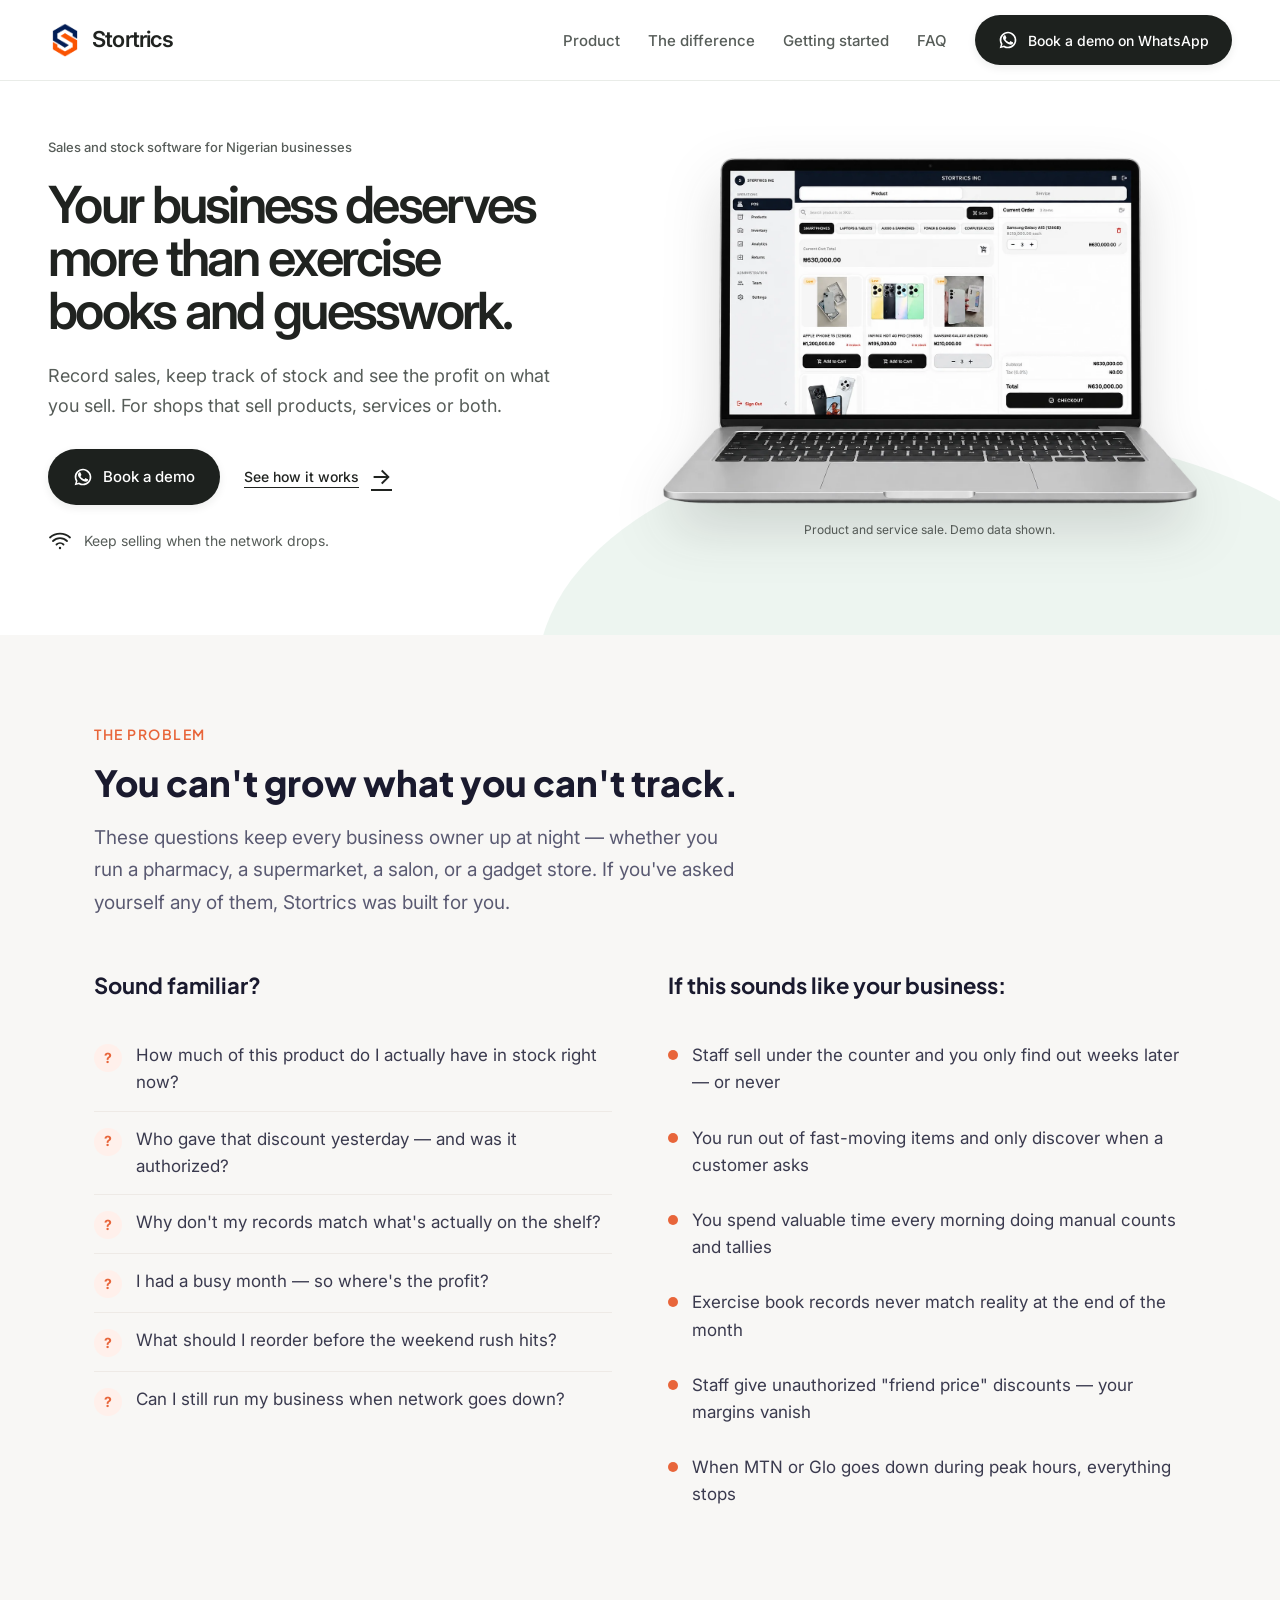
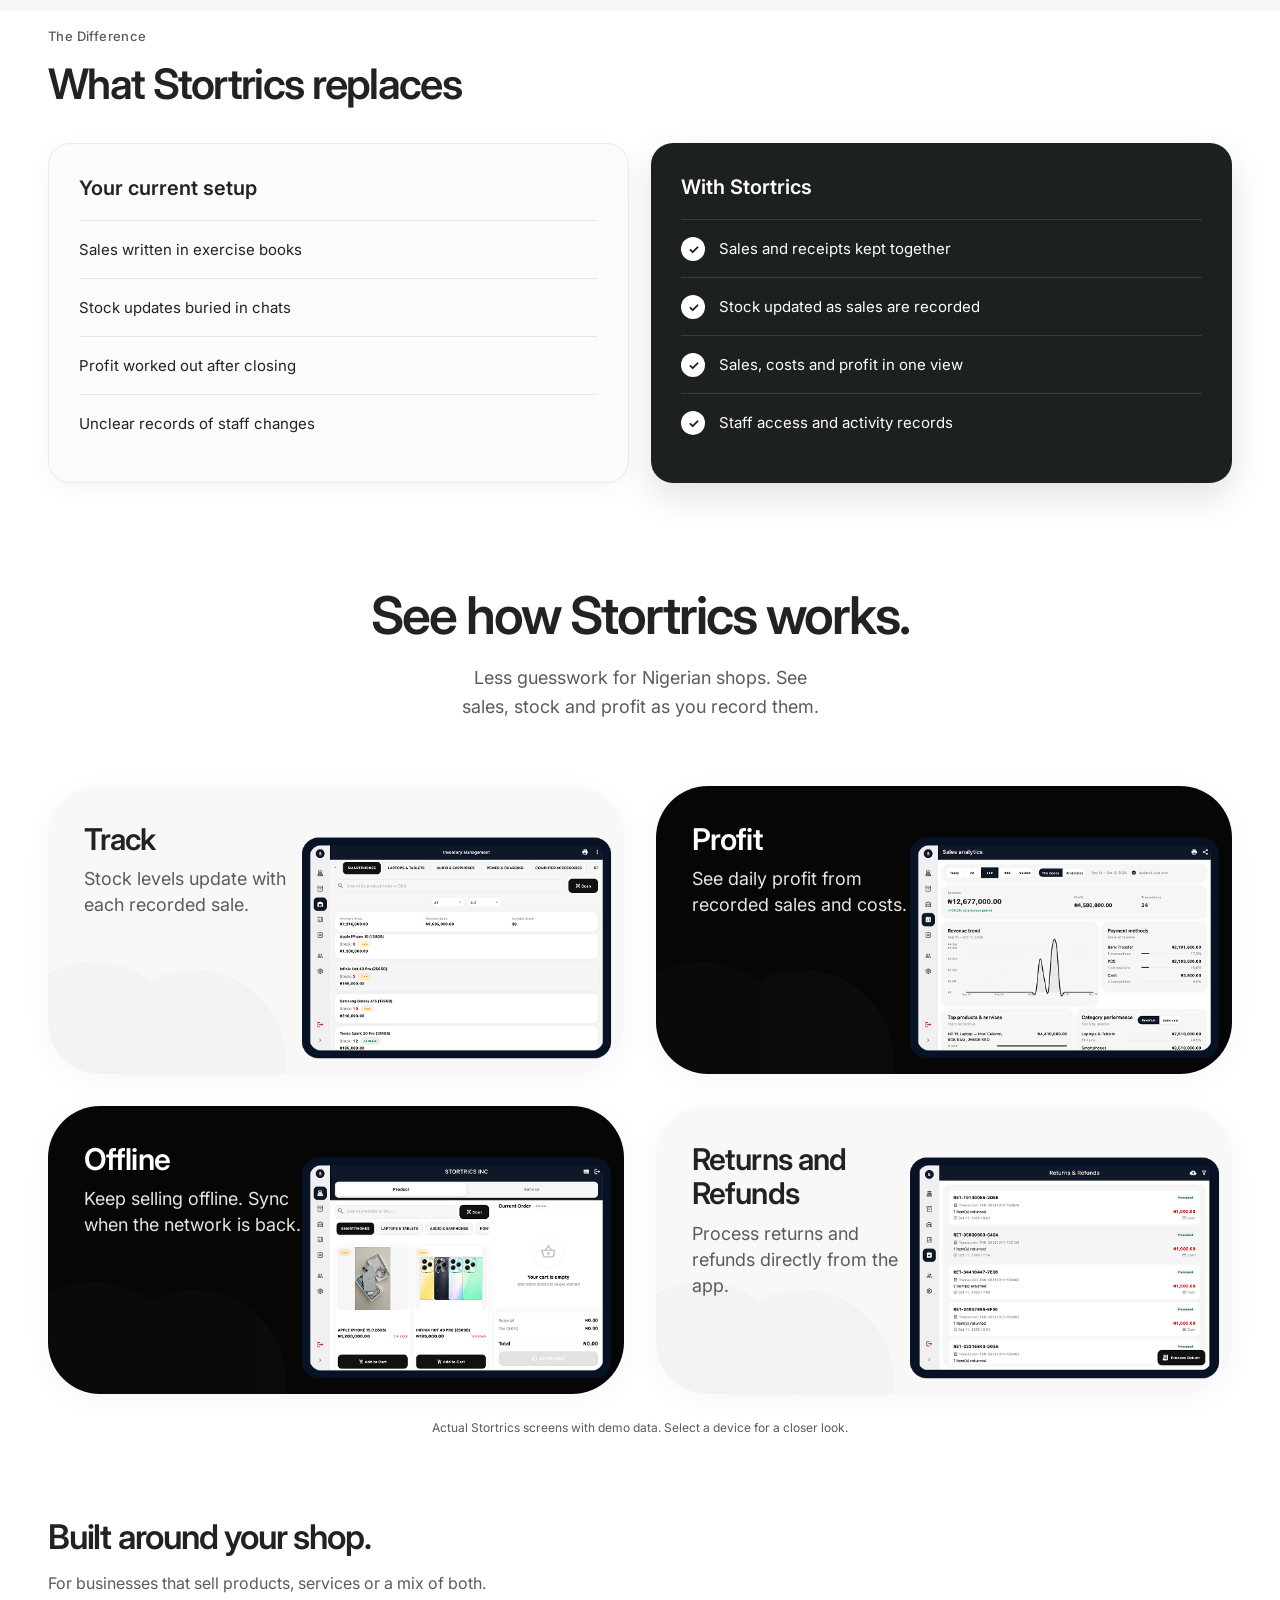
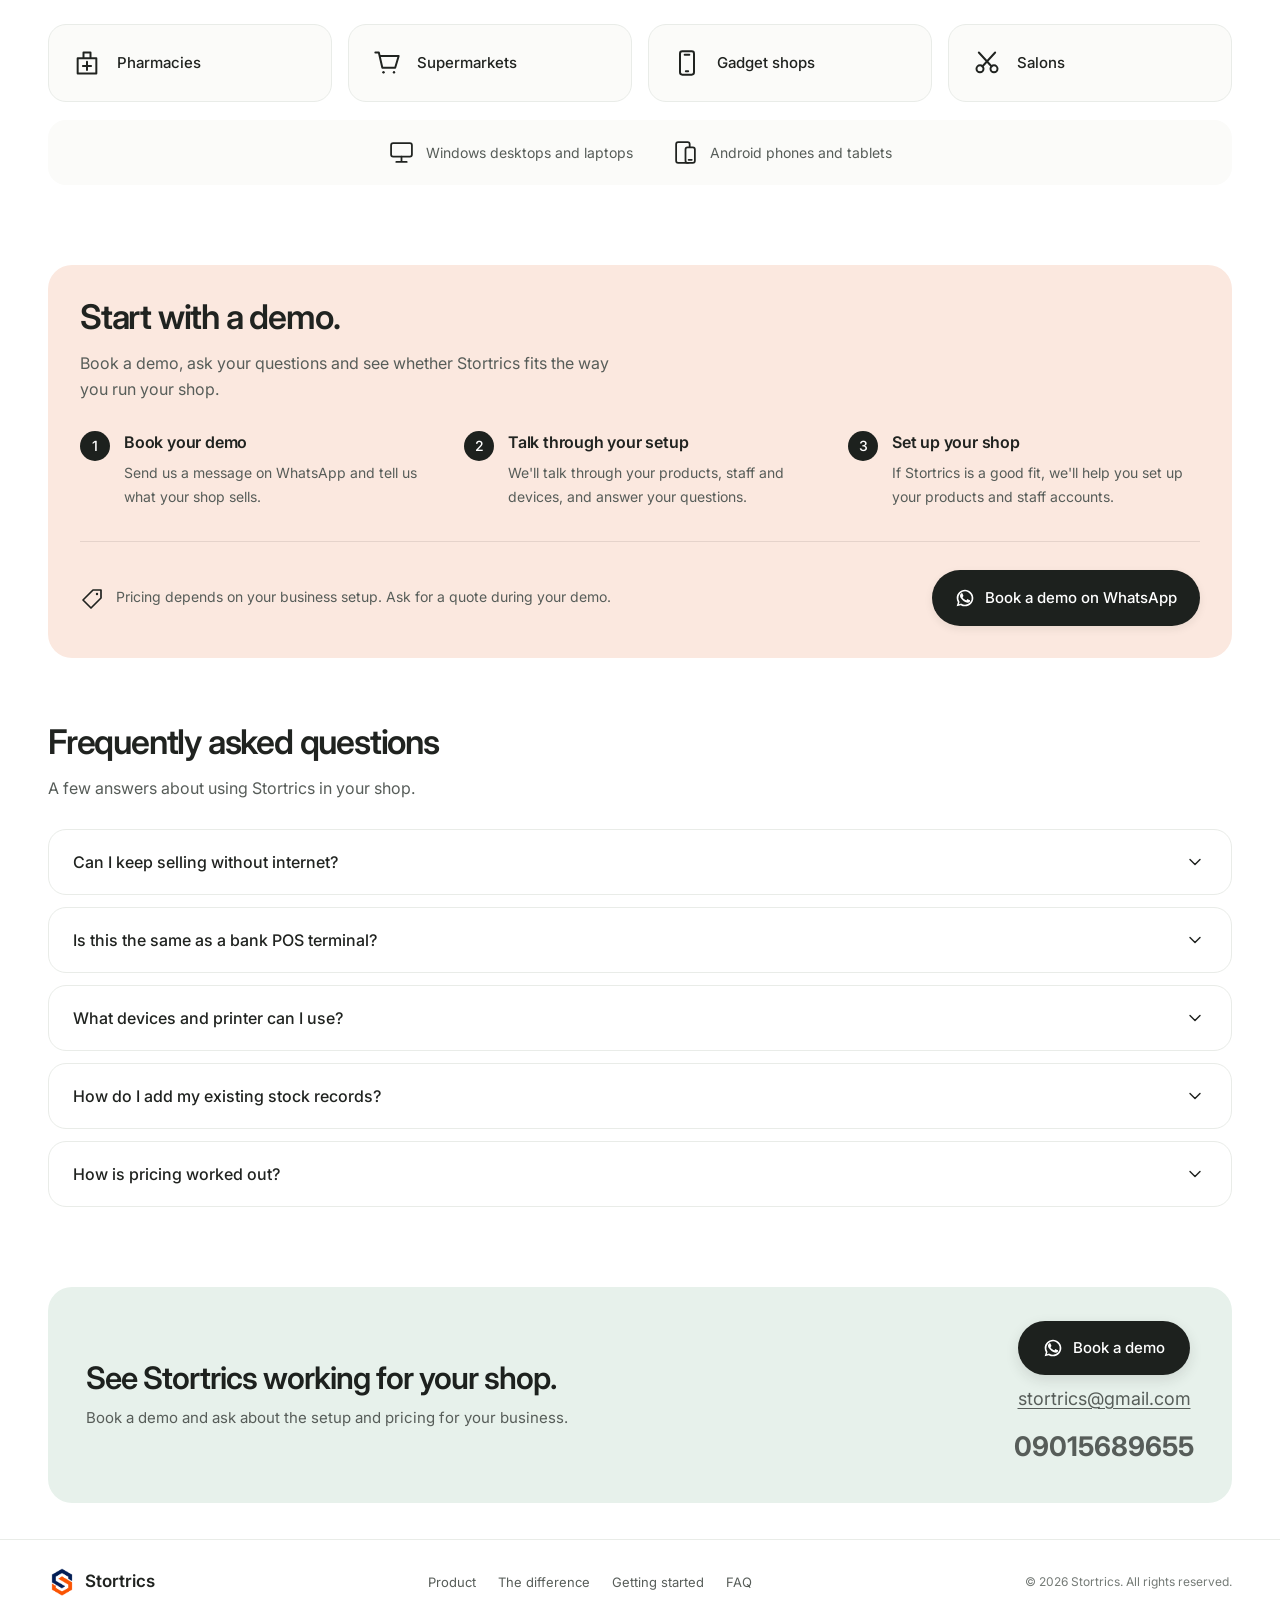
<file: index.html>
<!DOCTYPE html>
<html lang="en">

<head>
  <meta charset="UTF-8">
  <meta name="viewport" content="width=device-width, initial-scale=1.0">
  <title>Stortrics | Sales and stock software for Nigerian shops</title>
  <meta name="description"
    content="Record product and service sales, keep track of stock and review profit using your recorded costs. Stortrics is sales and stock software for Nigerian shops.">
  <link rel="preconnect" href="https://fonts.googleapis.com">
  <link rel="preconnect" href="https://fonts.gstatic.com" crossorigin>
  <link
    href="https://fonts.googleapis.com/css2?family=Plus+Jakarta+Sans:wght@500;600;700;800&family=Inter:wght@400;500;600&display=swap"
    rel="stylesheet">
  <link rel="stylesheet" href="style.css?v=20261017-1">
</head>

<body>
  <!-- First review checkpoint: header, hero and core benefits. -->
  <nav class="navbar navbar--modern" id="navbar" aria-label="Main navigation">
    <div class="container nav-inner">
      <a href="#hero" class="nav-brand" id="nav-brand" aria-label="Stortrics home">
        <img src="images/stortrics-logo.png" alt="" width="34" height="34" class="nav-brand-icon">
        <span class="nav-brand-name">Stortrics</span>
      </a>
      <button class="nav-toggle" id="nav-toggle" type="button" aria-label="Open navigation"
        aria-controls="nav-links" aria-expanded="false">
        <span></span><span></span><span></span>
      </button>
      <ul class="nav-links" id="nav-links">
        <li><a href="#features">Product</a></li>
        <li><a href="#compare">The difference</a></li>
        <li><a href="#how-it-works">Getting started</a></li>
        <li><a href="#faq">FAQ</a></li>
        <li><a href="https://wa.me/2349015689655?text=Hi%2C%20I%27d%20like%20to%20book%20a%20demo%20of%20Stortrics." target="_blank" rel="noopener" class="nav-cta">
          <svg width="20" height="20" viewBox="0 0 24 24" fill="none" aria-hidden="true">
                <path
                  d="M17.472 14.382c-.297-.149-1.758-.867-2.03-.967-.273-.099-.471-.148-.67.15-.197.297-.767.966-.94 1.164-.173.199-.347.223-.644.075-.297-.15-1.255-.463-2.39-1.475-.883-.788-1.48-1.761-1.653-2.059-.173-.297-.018-.458.13-.606.134-.133.298-.347.446-.52.149-.174.198-.298.298-.497.099-.198.05-.371-.025-.52-.075-.149-.669-1.612-.916-2.207-.242-.579-.487-.5-.669-.51-.173-.008-.371-.01-.57-.01-.198 0-.52.074-.792.372-.272.297-1.04 1.016-1.04 2.479 0 1.462 1.065 2.875 1.213 3.074.149.198 2.096 3.2 5.077 4.487.709.306 1.262.489 1.694.625.712.227 1.36.195 1.871.118.571-.085 1.758-.719 2.006-1.413.248-.694.248-1.289.173-1.413-.074-.124-.272-.198-.57-.347z"
                  fill="currentColor" />
                <path
                  d="M12 2C6.477 2 2 6.477 2 12c0 1.89.525 3.66 1.438 5.168L2 22l4.832-1.438A9.955 9.955 0 0012 22c5.523 0 10-4.477 10-10S17.523 2 12 2zm0 18a8 8 0 01-4.243-1.213l-.257-.154-2.833.84.84-2.833-.154-.257A8 8 0 1112 20z"
                  fill="currentColor" />
              </svg> Book a demo on WhatsApp
        </a></li>
      </ul>
    </div>
  </nav>

  <header class="hero hero--modern" id="hero">
    <div class="container">
      <div class="hero-grid">
        <div class="hero-content">
          <p class="hero-eyebrow">Sales and stock software for Nigerian businesses</p>
          <h1>Your business deserves more than exercise books and guesswork.</h1>
          <p class="hero-desc">Record sales, keep track of stock and see the profit on what you sell. For shops that sell products, services or both.</p>
          <div class="hero-actions">
            <a href="https://wa.me/2349015689655?text=Hi%2C%20I%27d%20like%20to%20book%20a%20demo%20of%20Stortrics." target="_blank" rel="noopener" class="hero-demo">
              <svg width="20" height="20" viewBox="0 0 24 24" fill="none" aria-hidden="true">
                <path
                  d="M17.472 14.382c-.297-.149-1.758-.867-2.03-.967-.273-.099-.471-.148-.67.15-.197.297-.767.966-.94 1.164-.173.199-.347.223-.644.075-.297-.15-1.255-.463-2.39-1.475-.883-.788-1.48-1.761-1.653-2.059-.173-.297-.018-.458.13-.606.134-.133.298-.347.446-.52.149-.174.198-.298.298-.497.099-.198.05-.371-.025-.52-.075-.149-.669-1.612-.916-2.207-.242-.579-.487-.5-.669-.51-.173-.008-.371-.01-.57-.01-.198 0-.52.074-.792.372-.272.297-1.04 1.016-1.04 2.479 0 1.462 1.065 2.875 1.213 3.074.149.198 2.096 3.2 5.077 4.487.709.306 1.262.489 1.694.625.712.227 1.36.195 1.871.118.571-.085 1.758-.719 2.006-1.413.248-.694.248-1.289.173-1.413-.074-.124-.272-.198-.57-.347z"
                  fill="currentColor" />
                <path
                  d="M12 2C6.477 2 2 6.477 2 12c0 1.89.525 3.66 1.438 5.168L2 22l4.832-1.438A9.955 9.955 0 0012 22c5.523 0 10-4.477 10-10S17.523 2 12 2zm0 18a8 8 0 01-4.243-1.213l-.257-.154-2.833.84.84-2.833-.154-.257A8 8 0 1112 20z"
                  fill="currentColor" />
              </svg> Book a demo
            </a>
            <a href="#features" class="hero-tour">See how it works <span aria-hidden="true">→</span></a>
          </div>
          <p class="hero-offline"><svg width="24" height="24" viewBox="0 0 24 24" fill="none" aria-hidden="true"><path d="M2 8.5a15 15 0 0 1 20 0M5 12a10 10 0 0 1 14 0M8.5 15.5a5 5 0 0 1 7 0" stroke="currentColor" stroke-width="1.8" stroke-linecap="round"/><circle cx="12" cy="19" r="1.2" fill="currentColor"/></svg><span>Keep selling when the network drops.</span></p>
        </div>
        <figure class="hero-preview hero-device-stage">
          <img class="hero-laptop-composite" src="images/hero-checkout-laptop.webp" width="1588" height="991"
            alt="Stortrics checkout displayed on a laptop with products and a current order"
            fetchpriority="high" decoding="async">
          <figcaption>Product and service sale. Demo data shown.</figcaption>
        </figure>
      </div>
    </div>
  </header>

  <section class="problems-section" id="problems">
    <div class="container">
      <div class="section-label reveal">The Problem</div>
      <h2 class="section-title reveal">You can't grow what you can't track.</h2>
      <p class="section-subtitle reveal">
        These questions keep every business owner up at night — whether you run a pharmacy, a supermarket, a salon, or a
        gadget store. If you've asked yourself any of them, Stortrics was built for you.
      </p>

      <div class="problems-grid">
        <div class="problems-questions reveal">
          <h3>Sound familiar?</h3>
          <div class="problem-question">
            <span class="pq-icon">?</span>
            <span>How much of this product do I actually have in stock right now?</span>
          </div>
          <div class="problem-question">
            <span class="pq-icon">?</span>
            <span>Who gave that discount yesterday — and was it authorized?</span>
          </div>
          <div class="problem-question">
            <span class="pq-icon">?</span>
            <span>Why don't my records match what's actually on the shelf?</span>
          </div>
          <div class="problem-question">
            <span class="pq-icon">?</span>
            <span>I had a busy month — so where's the profit?</span>
          </div>
          <div class="problem-question">
            <span class="pq-icon">?</span>
            <span>What should I reorder before the weekend rush hits?</span>
          </div>
          <div class="problem-question">
            <span class="pq-icon">?</span>
            <span>Can I still run my business when network goes down?</span>
          </div>
        </div>

        <div class="familiar-list reveal">
          <h3>If this sounds like your business:</h3>
          <div class="familiar-item">
            <span class="familiar-dot"></span>
            <span>Staff sell under the counter and you only find out weeks later — or never</span>
          </div>
          <div class="familiar-item">
            <span class="familiar-dot"></span>
            <span>You run out of fast-moving items and only discover when a customer asks</span>
          </div>
          <div class="familiar-item">
            <span class="familiar-dot"></span>
            <span>You spend valuable time every morning doing manual counts and tallies</span>
          </div>
          <div class="familiar-item">
            <span class="familiar-dot"></span>
            <span>Exercise book records never match reality at the end of the month</span>
          </div>
          <div class="familiar-item">
            <span class="familiar-dot"></span>
            <span>Staff give unauthorized "friend price" discounts — your margins vanish</span>
          </div>
          <div class="familiar-item">
            <span class="familiar-dot"></span>
            <span>When MTN or Glo goes down during peak hours, everything stops</span>
          </div>
        </div>
      </div>
    </div>
  </section>

  <section class="difference-section" id="compare" aria-labelledby="difference-title">
    <div class="container">
      <div class="difference-heading">
        <p class="context-kicker">The Difference</p>
        <h2 id="difference-title">What Stortrics replaces</h2>
      </div>
      <div class="difference-grid">
        <article class="difference-card difference-card--before">
          <h3>Your current setup</h3>
          <ul>
            <li>Sales written in exercise books</li>
            <li>Stock updates buried in chats</li>
            <li>Profit worked out after closing</li>
            <li>Unclear records of staff changes</li>
          </ul>
        </article>
        <article class="difference-card difference-card--after">
          <h3>With Stortrics</h3>
          <ul>
            <li><span aria-hidden="true">✓</span> Sales and receipts kept together</li>
            <li><span aria-hidden="true">✓</span> Stock updated as sales are recorded</li>
            <li><span aria-hidden="true">✓</span> Sales, costs and profit in one view</li>
            <li><span aria-hidden="true">✓</span> Staff access and activity records</li>
          </ul>
        </article>
      </div>
    </div>
  </section>

  <section class="walkthrough-section reference-showcase" id="features" aria-labelledby="walkthrough-title">
    <div class="container">
      <div class="reference-showcase-heading">
        <h2 id="walkthrough-title">See how Stortrics works.</h2>
        <p>Less guesswork for Nigerian shops. See sales, stock and profit as you record them.</p>
      </div>
      <div class="reference-feature-grid">
        <article class="reference-feature-card reference-feature-card--wide-media">
          <div class="reference-feature-copy">
            <h3>Track</h3>
            <p>Stock levels update with each recorded sale.</p>
          </div>
          <a class="feature-device-link" href="images/inventory-report.png" target="_blank" rel="noopener"
            aria-label="View the Track stock screen in a new tab" title="View the stock screen">
            <span class="feature-device"><span class="feature-device-screen">
              <img src="images/inventory-report.png" width="670" height="525" loading="lazy" decoding="async"
                alt="Stortrics inventory report showing demo stock quantities">
            </span></span>
          </a>
        </article>
        <article class="reference-feature-card reference-feature-card--dark reference-feature-card--wide-media">
          <div class="reference-feature-copy">
            <h3>Profit</h3>
            <p>See daily profit from recorded sales and costs.</p>
          </div>
          <a class="feature-device-link" href="images/sales-report.png" target="_blank" rel="noopener"
            aria-label="View the Profit report screen in a new tab" title="View the profit screen">
            <span class="feature-device"><span class="feature-device-screen">
              <img src="images/sales-report.png" width="670" height="525" loading="lazy" decoding="async"
                alt="Stortrics sales report showing demo revenue and recorded profit">
            </span></span>
          </a>
        </article>
        <article class="reference-feature-card reference-feature-card--dark reference-feature-card--wide-media">
          <div class="reference-feature-copy">
            <h3>Offline</h3>
            <p>Keep selling offline. Sync when the network is back.</p>
          </div>
          <a class="feature-device-link" href="images/sales-main.png" target="_blank" rel="noopener"
            aria-label="View the Offline sales screen in a new tab" title="View the sales screen">
            <span class="feature-device"><span class="feature-device-screen">
              <img src="images/sales-main.png" width="670" height="525" loading="lazy" decoding="async"
                alt="Stortrics checkout showing demo products while operating offline">
            </span></span>
          </a>
        </article>
        <article class="reference-feature-card reference-feature-card--wide-media">
          <div class="reference-feature-copy">
            <h3>Returns and Refunds</h3>
            <p>Process returns and refunds directly from the app.</p>
          </div>
          <a class="feature-device-link" href="images/returns-and-refunds.png" target="_blank" rel="noopener"
            aria-label="View the Returns and Refunds screen in a new tab" title="View the returns screen">
            <span class="feature-device"><span class="feature-device-screen">
              <img src="images/returns-and-refunds.png" width="670" height="525" loading="lazy" decoding="async"
                alt="Stortrics returns and refunds list showing processed demo returns">
            </span></span>
          </a>
        </article>
      </div>
      <p class="reference-showcase-note">Actual Stortrics screens with demo data. Select a device for a closer look.</p>
    </div>
  </section>

  <section class="shop-fit-section" id="business-types" aria-labelledby="shop-fit-title">
    <div class="container">
      <div class="modern-section-heading">
        <h2 id="shop-fit-title">Built around your shop.</h2>
        <p>For businesses that sell products, services or a mix of both.</p>
      </div>
      <ul class="shop-fit-grid" aria-label="Business examples">
        <li>
          <svg width="28" height="28" viewBox="0 0 24 24" fill="none" aria-hidden="true"><path d="M4 8h16v13H4V8ZM9 8V3h6v5M12 11v7M8.5 14.5h7" stroke="currentColor" stroke-width="1.7" stroke-linecap="round" stroke-linejoin="round"/></svg>
          <span>Pharmacies</span>
        </li>
        <li>
          <svg width="28" height="28" viewBox="0 0 24 24" fill="none" aria-hidden="true"><path d="M2 3h3l3 13h11l3-10H6M9 20h.01M18 20h.01" stroke="currentColor" stroke-width="1.7" stroke-linecap="round" stroke-linejoin="round"/><circle cx="9" cy="20" r="1" fill="currentColor"/><circle cx="18" cy="20" r="1" fill="currentColor"/></svg>
          <span>Supermarkets</span>
        </li>
        <li>
          <svg width="28" height="28" viewBox="0 0 24 24" fill="none" aria-hidden="true"><rect x="6" y="2" width="12" height="20" rx="2" stroke="currentColor" stroke-width="1.7"/><path d="M10 5h4M11 19h2" stroke="currentColor" stroke-width="1.7" stroke-linecap="round"/></svg>
          <span>Gadget shops</span>
        </li>
        <li>
          <svg width="28" height="28" viewBox="0 0 24 24" fill="none" aria-hidden="true"><circle cx="6" cy="17" r="3" stroke="currentColor" stroke-width="1.7"/><circle cx="18" cy="17" r="3" stroke="currentColor" stroke-width="1.7"/><path d="m8 15 11-12M16 15 5 3" stroke="currentColor" stroke-width="1.7" stroke-linecap="round"/></svg>
          <span>Salons</span>
        </li>
      </ul>
      <div class="shop-devices" aria-label="Supported devices">
        <div class="shop-device">
          <svg width="25" height="25" viewBox="0 0 24 24" fill="none" aria-hidden="true"><rect x="2" y="3" width="20" height="13" rx="2" stroke="currentColor" stroke-width="1.7"/><path d="M12 16v5M7 21h10" stroke="currentColor" stroke-width="1.7" stroke-linecap="round"/></svg>
          <span>Windows desktops and laptops</span>
        </div>
        <div class="shop-device">
          <svg width="25" height="25" viewBox="0 0 24 24" fill="none" aria-hidden="true"><rect x="3" y="2" width="13" height="20" rx="2" stroke="currentColor" stroke-width="1.7"/><rect x="12" y="7" width="9" height="15" rx="2" fill="var(--review-off-white)" stroke="currentColor" stroke-width="1.7"/><path d="M15 19h3" stroke="currentColor" stroke-width="1.7" stroke-linecap="round"/></svg>
          <span>Android phones and tablets</span>
        </div>
      </div>
    </div>
  </section>

  <!-- Third review checkpoint: getting started, pricing guidance and FAQs. -->
  <section class="setup-section" id="how-it-works" aria-labelledby="setup-title">
    <div class="container">
      <div class="setup-panel">
        <div class="modern-section-heading">
          <h2 id="setup-title">Start with a demo.</h2>
          <p>Book a demo, ask your questions and see whether Stortrics fits the way you run your shop.</p>
        </div>
        <ol class="setup-steps" aria-label="Steps to get started">
          <li>
            <span class="setup-step-number" aria-hidden="true">1</span>
            <div>
              <h3>Book your demo</h3>
              <p>Send us a message on WhatsApp and tell us what your shop sells.</p>
            </div>
          </li>
          <li>
            <span class="setup-step-number" aria-hidden="true">2</span>
            <div>
              <h3>Talk through your setup</h3>
              <p>We'll talk through your products, staff and devices, and answer your questions.</p>
            </div>
          </li>
          <li>
            <span class="setup-step-number" aria-hidden="true">3</span>
            <div>
              <h3>Set up your shop</h3>
              <p>If Stortrics is a good fit, we'll help you set up your products and staff accounts.</p>
            </div>
          </li>
        </ol>
        <div class="setup-footer">
          <div class="setup-pricing">
            <svg width="24" height="24" viewBox="0 0 24 24" fill="none" aria-hidden="true"><path d="M13 3h8v8L11 21 3 13 13 3Z" stroke="currentColor" stroke-width="1.7" stroke-linecap="round" stroke-linejoin="round"/><circle cx="17" cy="7" r="1.2" fill="currentColor"/></svg>
            <p>Pricing depends on your business setup. Ask for a quote during your demo.</p>
          </div>
          <a href="https://wa.me/2349015689655?text=Hi%2C%20I%27d%20like%20to%20book%20a%20demo%20of%20Stortrics."
            target="_blank" rel="noopener" class="setup-demo">
            <svg width="20" height="20" viewBox="0 0 24 24" fill="none" aria-hidden="true"><path d="M17.472 14.382c-.297-.149-1.758-.867-2.03-.967-.273-.099-.471-.148-.67.15-.197.297-.767.966-.94 1.164-.173.199-.347.223-.644.075-.297-.15-1.255-.463-2.39-1.475-.883-.788-1.48-1.761-1.653-2.059-.173-.297-.018-.458.13-.606.134-.133.298-.347.446-.52.149-.174.198-.298.298-.497.099-.198.05-.371-.025-.52-.075-.149-.669-1.612-.916-2.207-.242-.579-.487-.5-.669-.51-.173-.008-.371-.01-.57-.01-.198 0-.52.074-.792.372-.272.297-1.04 1.016-1.04 2.479 0 1.462 1.065 2.875 1.213 3.074.149.198 2.096 3.2 5.077 4.487.709.306 1.262.489 1.694.625.712.227 1.36.195 1.871.118.571-.085 1.758-.719 2.006-1.413.248-.694.248-1.289.173-1.413-.074-.124-.272-.198-.57-.347z" fill="currentColor"/><path d="M12 2C6.477 2 2 6.477 2 12c0 1.89.525 3.66 1.438 5.168L2 22l4.832-1.438A9.955 9.955 0 0012 22c5.523 0 10-4.477 10-10S17.523 2 12 2zm0 18a8 8 0 0 1-4.243-1.213l-.257-.154-2.833.84.84-2.833-.154-.257A8 8 0 1 1 12 20z" fill="currentColor"/></svg>
            Book a demo on WhatsApp
          </a>
        </div>
      </div>
    </div>
  </section>

  <section class="questions-section" id="faq" aria-labelledby="questions-title">
    <div class="container">
      <div class="modern-section-heading">
        <h2 id="questions-title">Frequently asked questions</h2>
        <p>A few answers about using Stortrics in your shop.</p>
      </div>
      <div class="faq-list">
        <div class="faq-item">
          <button class="faq-question" type="button" id="faq-offline-question" aria-expanded="false" aria-controls="faq-offline-answer">
            <span>Can I keep selling without internet?</span>
            <span class="faq-chevron" aria-hidden="true"><svg width="20" height="20" viewBox="0 0 24 24" fill="none"><path d="m6 9 6 6 6-6" stroke="currentColor" stroke-width="1.7" stroke-linecap="round" stroke-linejoin="round"/></svg></span>
          </button>
          <div class="faq-answer" id="faq-offline-answer" hidden>
            <p class="faq-answer-inner">Yes. Once your shop is set up on a device, you can record sales and use locally saved stock information without internet. You'll need a connection for setup and online features.</p>
          </div>
        </div>
        <div class="faq-item">
          <button class="faq-question" type="button" id="faq-terminal-question" aria-expanded="false" aria-controls="faq-terminal-answer">
            <span>Is this the same as a bank POS terminal?</span>
            <span class="faq-chevron" aria-hidden="true"><svg width="20" height="20" viewBox="0 0 24 24" fill="none"><path d="m6 9 6 6 6-6" stroke="currentColor" stroke-width="1.7" stroke-linecap="round" stroke-linejoin="round"/></svg></span>
          </button>
          <div class="faq-answer" id="faq-terminal-answer" hidden>
            <p class="faq-answer-inner">Stortrics is software for recording sales and managing stock. It isn't a bank card POS device. You can record how a customer paid, including cash, a transfer or a card payment made through your existing bank POS device.</p>
          </div>
        </div>
        <div class="faq-item">
          <button class="faq-question" type="button" id="faq-devices-question" aria-expanded="false" aria-controls="faq-devices-answer">
            <span>What devices and printer can I use?</span>
            <span class="faq-chevron" aria-hidden="true"><svg width="20" height="20" viewBox="0 0 24 24" fill="none"><path d="m6 9 6 6 6-6" stroke="currentColor" stroke-width="1.7" stroke-linecap="round" stroke-linejoin="round"/></svg></span>
          </button>
          <div class="faq-answer" id="faq-devices-answer" hidden>
            <p class="faq-answer-inner">Stortrics runs on Windows desktops and laptops, and on Android phones and tablets. Receipt printing depends on the device and printer connection. Tell us what you use and we'll check the setup with you during the demo.</p>
          </div>
        </div>
        <div class="faq-item">
          <button class="faq-question" type="button" id="faq-records-question" aria-expanded="false" aria-controls="faq-records-answer">
            <span>How do I add my existing stock records?</span>
            <span class="faq-chevron" aria-hidden="true"><svg width="20" height="20" viewBox="0 0 24 24" fill="none"><path d="m6 9 6 6 6-6" stroke="currentColor" stroke-width="1.7" stroke-linecap="round" stroke-linejoin="round"/></svg></span>
          </button>
          <div class="faq-answer" id="faq-records-answer" hidden>
            <p class="faq-answer-inner">Have your product list and stock counts ready. During the demo, we'll show you how to add products, set opening stock and organise your categories. If you use a spreadsheet, we can discuss how to prepare those records.</p>
          </div>
        </div>
        <div class="faq-item">
          <button class="faq-question" type="button" id="faq-pricing-question" aria-expanded="false" aria-controls="faq-pricing-answer">
            <span>How is pricing worked out?</span>
            <span class="faq-chevron" aria-hidden="true"><svg width="20" height="20" viewBox="0 0 24 24" fill="none"><path d="m6 9 6 6 6-6" stroke="currentColor" stroke-width="1.7" stroke-linecap="round" stroke-linejoin="round"/></svg></span>
          </button>
          <div class="faq-answer" id="faq-pricing-answer" hidden>
            <p class="faq-answer-inner">Ask for a quote during the demo. We'll discuss your business size, branches and the features you need, so you can review the cost before deciding.</p>
          </div>
        </div>
      </div>
    </div>
  </section>

  <section class="closing-section" id="cta" aria-labelledby="closing-title">
    <div class="container">
      <div class="closing-panel">
        <div class="closing-copy">
          <h2 id="closing-title">See Stortrics working for your shop.</h2>
          <p>Book a demo and ask about the setup and pricing for your business.</p>
        </div>
        <div class="closing-actions">
          <a href="https://wa.me/2349015689655?text=Hi%2C%20I%27d%20like%20to%20book%20a%20demo%20of%20Stortrics."
            target="_blank" rel="noopener" class="closing-demo">
            <svg width="20" height="20" viewBox="0 0 24 24" fill="none" aria-hidden="true"><path d="M17.472 14.382c-.297-.149-1.758-.867-2.03-.967-.273-.099-.471-.148-.67.15-.197.297-.767.966-.94 1.164-.173.199-.347.223-.644.075-.297-.15-1.255-.463-2.39-1.475-.883-.788-1.48-1.761-1.653-2.059-.173-.297-.018-.458.13-.606.134-.133.298-.347.446-.52.149-.174.198-.298.298-.497.099-.198.05-.371-.025-.52-.075-.149-.669-1.612-.916-2.207-.242-.579-.487-.5-.669-.51-.173-.008-.371-.01-.57-.01-.198 0-.52.074-.792.372-.272.297-1.04 1.016-1.04 2.479 0 1.462 1.065 2.875 1.213 3.074.149.198 2.096 3.2 5.077 4.487.709.306 1.262.489 1.694.625.712.227 1.36.195 1.871.118.571-.085 1.758-.719 2.006-1.413.248-.694.248-1.289.173-1.413-.074-.124-.272-.198-.57-.347z" fill="currentColor"/><path d="M12 2C6.477 2 2 6.477 2 12c0 1.89.525 3.66 1.438 5.168L2 22l4.832-1.438A9.955 9.955 0 0012 22c5.523 0 10-4.477 10-10S17.523 2 12 2zm0 18a8 8 0 0 1-4.243-1.213l-.257-.154-2.833.84.84-2.833-.154-.257A8 8 0 1 1 12 20z" fill="currentColor"/></svg>
            Book a demo
          </a>
          <a href="mailto:stortrics@gmail.com" class="closing-email">stortrics@gmail.com</a>
          <h2 class="closing-email">09015689655</h2>
        </div>
      </div>
    </div>
  </section>

  <!-- ══════════════════════════════════════════
       FOOTER
       ══════════════════════════════════════════ -->
  <footer class="footer">
    <div class="container footer-inner">
      <a href="#hero" class="footer-brand" aria-label="Stortrics home">
        <img src="images/stortrics-logo.png" alt="" width="28" height="28">
        <span>Stortrics</span>
      </a>
      <ul class="footer-links">
        <li><a href="#features">Product</a></li>
        <li><a href="#compare">The difference</a></li>
        <li><a href="#how-it-works">Getting started</a></li>
        <li><a href="#faq">FAQ</a></li>
      </ul>
      <div class="footer-copy">© 2026 Stortrics. All rights reserved.</div>
    </div>
  </footer>

  <!-- ══════════════════════════════════════════
       FLOATING WHATSAPP BUTTON
       ══════════════════════════════════════════ -->
  <a href="https://wa.me/2349015689655?text=Hi%2C%20I%27m%20interested%20in%20Stortrics." target="_blank" rel="noopener"
    class="whatsapp-float" aria-label="Chat on WhatsApp">
    <svg width="28" height="28" viewBox="0 0 24 24" fill="none">
      <path
        d="M17.472 14.382c-.297-.149-1.758-.867-2.03-.967-.273-.099-.471-.148-.67.15-.197.297-.767.966-.94 1.164-.173.199-.347.223-.644.075-.297-.15-1.255-.463-2.39-1.475-.883-.788-1.48-1.761-1.653-2.059-.173-.297-.018-.458.13-.606.134-.133.298-.347.446-.52.149-.174.198-.298.298-.497.099-.198.05-.371-.025-.52-.075-.149-.669-1.612-.916-2.207-.242-.579-.487-.5-.669-.51-.173-.008-.371-.01-.57-.01-.198 0-.52.074-.792.372-.272.297-1.04 1.016-1.04 2.479 0 1.462 1.065 2.875 1.213 3.074.149.198 2.096 3.2 5.077 4.487.709.306 1.262.489 1.694.625.712.227 1.36.195 1.871.118.571-.085 1.758-.719 2.006-1.413.248-.694.248-1.289.173-1.413-.074-.124-.272-.198-.57-.347z"
        fill="white" />
      <path
        d="M12 2C6.477 2 2 6.477 2 12c0 1.89.525 3.66 1.438 5.168L2 22l4.832-1.438A9.955 9.955 0 0012 22c5.523 0 10-4.477 10-10S17.523 2 12 2zm0 18a8 8 0 01-4.243-1.213l-.257-.154-2.833.84.84-2.833-.154-.257A8 8 0 1112 20z"
        fill="white" />
    </svg>
    <span class="tooltip">Chat with us</span>
  </a>

  <!-- ══════════════════════════════════════════
       JAVASCRIPT
       ══════════════════════════════════════════ -->
  <script>
    // ── Mobile nav toggle ──
    const navToggle = document.getElementById('nav-toggle');
    const navLinks = document.getElementById('nav-links');

    function setNavigationOpen(isOpen) {
      navToggle.classList.toggle('active', isOpen);
      navLinks.classList.toggle('open', isOpen);
      navToggle.setAttribute('aria-expanded', String(isOpen));
      navToggle.setAttribute('aria-label', isOpen ? 'Close navigation' : 'Open navigation');
    }

    navToggle.addEventListener('click', () => {
      setNavigationOpen(navToggle.getAttribute('aria-expanded') !== 'true');
    });

    document.addEventListener('keydown', event => {
      if (event.key === 'Escape' && navLinks.classList.contains('open')) {
        setNavigationOpen(false);
        navToggle.focus();
      }
    });

    window.matchMedia('(max-width: 768px)').addEventListener('change', () => {
      setNavigationOpen(false);
    });

    // Close mobile nav on link click
    navLinks.querySelectorAll('a').forEach(link => {
      link.addEventListener('click', () => {
        setNavigationOpen(false);
      });
    });

    // Keep the contact shortcut below the intro, which already has a demo link.
    const navbar = document.getElementById('navbar');
    const contactShortcut = document.querySelector('.whatsapp-float');
    const guidedSections = document.querySelectorAll('.hero--modern, .problems-section--modern, .difference-section, .reference-showcase, .setup-section, .questions-section');
    function updateHeaderState() {
      navbar.classList.toggle('scrolled', window.scrollY > 10);
      const readingGuidedSection = [...guidedSections].some(section => {
        const bounds = section.getBoundingClientRect();
        return bounds.top < window.innerHeight && bounds.bottom > navbar.offsetHeight;
      });
      contactShortcut.classList.toggle('intro-contact-hidden',
        readingGuidedSection);
    }
    window.addEventListener('scroll', updateHeaderState, { passive: true });
    window.addEventListener('resize', updateHeaderState);
    updateHeaderState();

    // ── Scroll reveal ──
    const revealElements = document.querySelectorAll('.reveal');
    const observer = new IntersectionObserver((entries) => {
      entries.forEach(entry => {
        if (entry.isIntersecting) {
          entry.target.classList.add('visible');
          observer.unobserve(entry.target);
        }
      });
    }, {
      threshold: 0.08,
      rootMargin: '0px 0px -40px 0px'
    });

    revealElements.forEach(el => observer.observe(el));

    // ── FAQ Accordion ──
    document.querySelectorAll('.faq-question').forEach(btn => {
      btn.addEventListener('click', () => {
        const item = btn.parentElement;
        const isOpen = item.classList.contains('open');

        // Close all
        document.querySelectorAll('.faq-item').forEach(i => i.classList.remove('open'));
        document.querySelectorAll('.faq-question').forEach(b => b.setAttribute('aria-expanded', 'false'));
        document.querySelectorAll('.faq-answer').forEach(a => { a.hidden = true; });

        // Toggle current
        if (!isOpen) {
          item.classList.add('open');
          btn.setAttribute('aria-expanded', 'true');
          item.querySelector('.faq-answer').hidden = false;
        }
      });
    });
  </script>
</body>

</html>
</file>
<file: style.css>
/* ============================================
       DESIGN SYSTEM
       ============================================ */
    :root {
      --primary: #E8653A;
      --primary-dark: #C24E28;
      --primary-light: #FFF0EB;
      --accent: #1B7A6E;
      --accent-light: #2BA396;
      --accent-bg: #EBF7F5;
      --bg-cream: #FDFAF7;
      --bg-light: #F8F7F5;
      --bg-white: #FFFFFF;
      --text-dark: #1A1A2E;
      --text-body: #3A3A4E;
      --text-muted: #5A5A72;
      --text-light: #8A8A9E;
      --text-on-primary: #FFFFFF;
      --border-light: #EEEAE6;
      --border-card: #E8E4E0;
      --shadow-sm: 0 1px 3px rgba(0,0,0,0.04), 0 1px 2px rgba(0,0,0,0.06);
      --shadow-md: 0 4px 12px rgba(0,0,0,0.06), 0 1px 4px rgba(0,0,0,0.04);
      --shadow-lg: 0 12px 32px rgba(0,0,0,0.08), 0 4px 8px rgba(0,0,0,0.04);
      --radius-sm: 6px;
      --radius-md: 10px;
      --radius-lg: 16px;
      --radius-xl: 24px;
      --font-heading: 'Plus Jakarta Sans', 'Segoe UI', sans-serif;
      --font-body: 'Inter', 'Segoe UI', sans-serif;
      --max-width: 1140px;
      --section-pad: 88px;
      --whatsapp-green: #25D366;
    }

    *,
    *::before,
    *::after {
      box-sizing: border-box;
      margin: 0;
      padding: 0;
    }

    html {
      scroll-behavior: smooth;
      -webkit-font-smoothing: antialiased;
      -moz-osx-font-smoothing: grayscale;
    }

    body {
      font-family: var(--font-body);
      font-size: 18px;
      line-height: 1.7;
      color: var(--text-body);
      background: var(--bg-cream);
    }

    /* ============================================
       UTILITIES
       ============================================ */
    .container {
      width: 100%;
      max-width: var(--max-width);
      margin: 0 auto;
      padding: 0 24px;
    }

    .section-label {
      font-family: var(--font-heading);
      font-size: 14px;
      font-weight: 600;
      text-transform: uppercase;
      letter-spacing: 1.5px;
      color: var(--primary);
      margin-bottom: 14px;
    }

    .section-title {
      font-family: var(--font-heading);
      font-size: 36px;
      font-weight: 800;
      color: var(--text-dark);
      line-height: 1.2;
      margin-bottom: 18px;
    }

    .section-subtitle {
      font-size: 19px;
      color: var(--text-muted);
      line-height: 1.7;
      max-width: 640px;
    }

    /* Scroll animations */
    .reveal {
      opacity: 0;
      transform: translateY(24px);
      transition: opacity 0.6s ease, transform 0.6s ease;
    }

    .reveal.visible {
      opacity: 1;
      transform: translateY(0);
    }

    /* ============================================
       NAVIGATION
       ============================================ */
    .navbar {
      position: fixed;
      top: 0;
      left: 0;
      right: 0;
      z-index: 1000;
      background: rgba(253, 250, 247, 0.92);
      backdrop-filter: blur(12px);
      -webkit-backdrop-filter: blur(12px);
      border-bottom: 1px solid var(--border-light);
      transition: box-shadow 0.3s ease;
    }

    .navbar.scrolled {
      box-shadow: var(--shadow-sm);
    }

    .nav-inner {
      display: flex;
      align-items: center;
      justify-content: space-between;
      height: 68px;
    }

    .nav-brand {
      display: flex;
      align-items: center;
      gap: 10px;
      text-decoration: none;
    }

    .nav-brand svg,
    .nav-brand img {
      flex-shrink: 0;
      display: block;
      object-fit: contain;
    }

    .nav-brand-name {
      font-family: var(--font-heading);
      font-weight: 800;
      font-size: 22px;
      color: var(--text-dark);
      letter-spacing: 0.3px;
    }

    .nav-links {
      display: flex;
      align-items: center;
      gap: 32px;
      list-style: none;
    }

    .nav-links a {
      font-family: var(--font-body);
      font-size: 15px;
      font-weight: 500;
      color: var(--text-muted);
      text-decoration: none;
      transition: color 0.2s ease;
    }

    .nav-links a:hover {
      color: var(--text-dark);
    }

    .nav-cta {
      display: inline-flex;
      align-items: center;
      gap: 6px;
      font-family: var(--font-heading);
      font-size: 15px;
      font-weight: 600;
      color: var(--text-on-primary) !important;
      background: var(--primary);
      padding: 11px 22px;
      border-radius: 8px;
      text-decoration: none;
      transition: background 0.2s ease, transform 0.15s ease;
    }

    .nav-cta:hover {
      background: var(--primary-dark);
      transform: translateY(-1px);
    }

    /* Hamburger */
    .nav-toggle {
      display: none;
      background: none;
      border: none;
      cursor: pointer;
      padding: 8px;
    }

    .nav-toggle span {
      display: block;
      width: 24px;
      height: 2.5px;
      background: var(--text-dark);
      margin: 5px 0;
      border-radius: 2px;
      transition: all 0.3s ease;
    }

    .nav-toggle.active span:nth-child(1) {
      transform: rotate(45deg) translate(5px, 5px);
    }

    .nav-toggle.active span:nth-child(2) {
      opacity: 0;
    }

    .nav-toggle.active span:nth-child(3) {
      transform: rotate(-45deg) translate(5px, -5px);
    }

    /* ============================================
       HERO
       ============================================ */
    .hero {
      padding: 130px 0 var(--section-pad);
      background: var(--bg-cream);
    }

    .hero-grid {
      display: grid;
      grid-template-columns: 1fr 1.1fr;
      gap: 48px;
      align-items: center;
    }

    .hero-content {
      max-width: 560px;
    }

    .hero h1 {
      font-family: var(--font-heading);
      font-size: 42px;
      font-weight: 800;
      color: var(--text-dark);
      line-height: 1.15;
      margin-bottom: 22px;
      letter-spacing: -0.5px;
    }

    .hero h1 span {
      color: var(--primary);
    }

    .hero-desc {
      font-size: 19px;
      color: var(--text-muted);
      line-height: 1.7;
      margin-bottom: 36px;
    }

    .hero-actions {
      display: flex;
      align-items: center;
      gap: 16px;
      flex-wrap: wrap;
      margin-bottom: 24px;
    }

    .btn-primary {
      display: inline-flex;
      align-items: center;
      gap: 8px;
      font-family: var(--font-heading);
      font-size: 17px;
      font-weight: 700;
      color: var(--text-on-primary);
      background: var(--primary);
      padding: 15px 30px;
      border-radius: var(--radius-md);
      text-decoration: none;
      border: none;
      cursor: pointer;
      transition: background 0.2s ease, transform 0.15s ease, box-shadow 0.2s ease;
      box-shadow: 0 4px 14px rgba(232, 101, 58, 0.3);
    }

    .btn-primary:hover {
      background: var(--primary-dark);
      transform: translateY(-2px);
      box-shadow: 0 6px 20px rgba(232, 101, 58, 0.35);
    }

    .btn-whatsapp {
      display: inline-flex;
      align-items: center;
      gap: 8px;
      font-family: var(--font-heading);
      font-size: 16px;
      font-weight: 600;
      color: var(--text-dark);
      background: var(--bg-white);
      border: 1.5px solid var(--border-card);
      padding: 14px 24px;
      border-radius: var(--radius-md);
      text-decoration: none;
      transition: border-color 0.2s ease, transform 0.15s ease, box-shadow 0.2s ease;
    }

    .btn-whatsapp:hover {
      border-color: var(--whatsapp-green);
      transform: translateY(-2px);
      box-shadow: 0 4px 12px rgba(37, 211, 102, 0.15);
    }

    .btn-whatsapp svg {
      flex-shrink: 0;
    }

    .btn-secondary {
      display: inline-flex;
      align-items: center;
      gap: 6px;
      font-family: var(--font-heading);
      font-size: 16px;
      font-weight: 600;
      color: var(--text-muted);
      text-decoration: none;
      padding: 14px 8px;
      transition: color 0.2s ease;
    }

    .btn-secondary:hover {
      color: var(--text-dark);
    }

    .hero-trust {
      font-size: 15px;
      color: var(--text-light);
      display: flex;
      align-items: center;
      gap: 8px;
      flex-wrap: wrap;
    }

    .hero-trust span {
      display: inline-flex;
      align-items: center;
      gap: 5px;
    }

    .hero-trust span::before {
      content: '';
      display: inline-block;
      width: 6px;
      height: 6px;
      border-radius: 50%;
      background: var(--accent);
    }

    .hero-trust span:first-child::before {
      display: none;
    }

    .hero-screenshot {
      position: relative;
    }

    .hero-screenshot img {
      width: 100%;
      border-radius: var(--radius-lg);
      border: 1px solid var(--border-card);
      box-shadow: var(--shadow-lg);
    }

    .hero-screenshot-badge {
      position: absolute;
      bottom: -14px;
      left: 24px;
      background: var(--accent);
      color: var(--text-on-primary);
      font-family: var(--font-heading);
      font-size: 13px;
      font-weight: 700;
      padding: 8px 16px;
      border-radius: var(--radius-sm);
      box-shadow: var(--shadow-md);
    }

    /* ============================================
       STATS BAR
       ============================================ */
    .stats-section {
      padding: 0 0 var(--section-pad);
    }

    .stats-bar {
      background: var(--accent);
      border-radius: var(--radius-lg);
      padding: 32px 48px;
      display: flex;
      justify-content: space-around;
      align-items: center;
      box-shadow: 0 8px 24px rgba(27, 122, 110, 0.2);
    }

    .stat-item {
      text-align: center;
      color: var(--text-on-primary);
    }

    .stat-value {
      font-family: var(--font-heading);
      font-size: 30px;
      font-weight: 800;
      line-height: 1.1;
      margin-bottom: 4px;
    }

    .stat-label {
      font-size: 14px;
      font-weight: 500;
      opacity: 0.85;
      text-transform: uppercase;
      letter-spacing: 0.5px;
    }

    .stat-divider {
      width: 1px;
      height: 44px;
      background: rgba(255,255,255,0.2);
    }

    /* ============================================
       PROBLEM SECTION
       ============================================ */
    .problems-section {
      padding: var(--section-pad) 0;
      background: var(--bg-light);
    }

    .problems-grid {
      display: grid;
      grid-template-columns: 1fr 1fr;
      gap: 56px;
      margin-top: 48px;
      align-items: start;
    }

    .problems-questions h3 {
      font-family: var(--font-heading);
      font-size: 22px;
      font-weight: 700;
      color: var(--text-dark);
      margin-bottom: 24px;
    }

    .problem-question {
      display: flex;
      align-items: flex-start;
      gap: 14px;
      padding: 14px 0;
      border-bottom: 1px solid var(--border-light);
      font-size: 17px;
      color: var(--text-body);
      line-height: 1.6;
    }

    .problem-question:last-child {
      border-bottom: none;
    }

    .pq-icon {
      flex-shrink: 0;
      width: 28px;
      height: 28px;
      border-radius: 50%;
      background: var(--primary-light);
      display: flex;
      align-items: center;
      justify-content: center;
      font-size: 14px;
      margin-top: 2px;
      color: var(--primary);
      font-weight: 700;
    }

    .familiar-list h3 {
      font-family: var(--font-heading);
      font-size: 22px;
      font-weight: 700;
      color: var(--text-dark);
      margin-bottom: 24px;
    }

    .familiar-item {
      display: flex;
      align-items: flex-start;
      gap: 14px;
      padding: 14px 0;
      font-size: 17px;
      color: var(--text-body);
      line-height: 1.6;
    }

    .familiar-dot {
      flex-shrink: 0;
      width: 10px;
      height: 10px;
      border-radius: 50%;
      background: var(--primary);
      margin-top: 8px;
    }

    /* ============================================
       OUTCOMES ROW
       ============================================ */
    .outcomes-section {
      padding: var(--section-pad) 0;
    }

    .outcomes-grid {
      display: grid;
      grid-template-columns: repeat(4, 1fr);
      gap: 24px;
      margin-top: 44px;
    }

    .outcome-card {
      background: var(--bg-white);
      border: 1px solid var(--border-card);
      border-radius: var(--radius-md);
      padding: 32px 24px;
      text-align: center;
      transition: transform 0.2s ease, box-shadow 0.2s ease;
    }

    .outcome-card:hover {
      transform: translateY(-4px);
      box-shadow: var(--shadow-md);
    }

    .outcome-icon {
      width: 52px;
      height: 52px;
      border-radius: var(--radius-md);
      display: inline-flex;
      align-items: center;
      justify-content: center;
      margin-bottom: 18px;
    }

    .outcome-icon.stock { background: #EBF7F5; }
    .outcome-icon.profit { background: #F0FBE6; }
    .outcome-icon.offline { background: #EEF0FF; }
    .outcome-icon.security { background: #FFF5E6; }

    .outcome-title {
      font-family: var(--font-heading);
      font-size: 18px;
      font-weight: 700;
      color: var(--text-dark);
      margin-bottom: 8px;
    }

    .outcome-desc {
      font-size: 16px;
      color: var(--text-muted);
      line-height: 1.6;
    }

    /* ============================================
       FEATURES SECTION
       ============================================ */
    .features-section {
      padding: var(--section-pad) 0;
      background: var(--bg-light);
    }

    .features-section .section-header {
      text-align: center;
      margin-bottom: 56px;
    }

    .features-section .section-subtitle {
      margin: 0 auto;
    }

    .features-grid {
      display: grid;
      grid-template-columns: 1fr 1fr;
      gap: 28px;
    }

    .feature-block {
      background: var(--bg-white);
      border: 1px solid var(--border-card);
      border-radius: var(--radius-lg);
      padding: 36px;
      transition: transform 0.2s ease, box-shadow 0.2s ease;
    }

    .feature-block:hover {
      transform: translateY(-3px);
      box-shadow: var(--shadow-md);
    }

    .feature-header {
      display: flex;
      align-items: center;
      gap: 14px;
      margin-bottom: 18px;
    }

    .feature-icon-wrap {
      width: 48px;
      height: 48px;
      border-radius: var(--radius-md);
      display: flex;
      align-items: center;
      justify-content: center;
      flex-shrink: 0;
    }

    .feature-icon-wrap.pos { background: #FFF0EB; }
    .feature-icon-wrap.inventory { background: #EBF7F5; }
    .feature-icon-wrap.reports { background: #F0FBE6; }
    .feature-icon-wrap.staff { background: #FFF5E6; }
    .feature-icon-wrap.checkout { background: #EEF0FF; }
    .feature-icon-wrap.email { background: #F5EEFF; }

    .feature-block h3 {
      font-family: var(--font-heading);
      font-size: 20px;
      font-weight: 700;
      color: var(--text-dark);
    }

    .feature-desc {
      font-size: 16px;
      color: var(--text-muted);
      margin-bottom: 18px;
      line-height: 1.6;
    }

    .feature-list {
      list-style: none;
      margin-bottom: 20px;
    }

    .feature-list li {
      display: flex;
      align-items: flex-start;
      gap: 10px;
      padding: 7px 0;
      font-size: 16px;
      color: var(--text-body);
      line-height: 1.6;
    }

    .feature-list li::before {
      content: '✓';
      flex-shrink: 0;
      color: var(--accent);
      font-weight: 700;
      font-size: 16px;
      margin-top: 2px;
    }

    .feature-screenshot-wrap {
      margin-top: 20px;
    }

    .feature-screenshot-wrap img.desktop-shot {
      width: 100%;
      border-radius: var(--radius-sm);
      border: 1px solid var(--border-light);
      box-shadow: var(--shadow-sm);
      transition: transform 0.2s ease;
    }

    .feature-screenshot-wrap img.desktop-shot:hover {
      transform: scale(1.02);
    }

    /* ============================================
       SCREENSHOT GALLERY
       ============================================ */
    .gallery-section {
      padding: var(--section-pad) 0;
    }

    .gallery-section .section-header {
      text-align: center;
      margin-bottom: 48px;
    }

    .gallery-section .section-subtitle {
      margin: 0 auto;
    }

    .gallery-track {
      display: grid;
      grid-template-columns: repeat(auto-fit, minmax(200px, 1fr));
      gap: 20px;
      max-width: 960px;
      margin: 0 auto;
    }

    .gallery-item {
      text-align: center;
    }

    .gallery-item img {
      width: 100%;
      max-width: 240px;
      border-radius: var(--radius-md);
      border: 1px solid var(--border-card);
      box-shadow: var(--shadow-sm);
      transition: transform 0.2s ease, box-shadow 0.2s ease;
    }

    .gallery-item img:hover {
      transform: translateY(-4px);
      box-shadow: var(--shadow-md);
    }

    .gallery-caption {
      font-size: 14px;
      color: var(--text-muted);
      margin-top: 10px;
      font-weight: 500;
    }

    .gallery-note {
      text-align: center;
      margin-top: 32px;
      font-size: 15px;
      color: var(--text-light);
      font-style: italic;
    }

    /* ============================================
       BUSINESS TYPES
       ============================================ */
    .business-section {
      padding: var(--section-pad) 0;
    }

    .business-section .section-header {
      text-align: center;
      margin-bottom: 48px;
    }

    .business-section .section-subtitle {
      margin: 0 auto;
    }

    .business-grid {
      display: grid;
      grid-template-columns: 1fr 1fr;
      gap: 28px;
      max-width: 820px;
      margin: 0 auto;
    }

    .business-card {
      background: var(--bg-white);
      border: 1px solid var(--border-card);
      border-radius: var(--radius-lg);
      padding: 40px 32px;
      text-align: center;
      transition: transform 0.2s ease, box-shadow 0.2s ease;
    }

    .business-card:hover {
      transform: translateY(-4px);
      box-shadow: var(--shadow-md);
    }

    .business-icon {
      width: 60px;
      height: 60px;
      border-radius: var(--radius-md);
      display: inline-flex;
      align-items: center;
      justify-content: center;
      margin-bottom: 18px;
    }

    .business-icon.service { background: #EEF0FF; }
    .business-icon.product { background: #EBF7F5; }

    .business-card h3 {
      font-family: var(--font-heading);
      font-size: 20px;
      font-weight: 700;
      color: var(--text-dark);
      margin-bottom: 10px;
    }

    .business-card p {
      font-size: 16px;
      color: var(--text-muted);
      line-height: 1.6;
    }

    .business-examples {
      display: flex;
      flex-wrap: wrap;
      gap: 8px;
      justify-content: center;
      margin-top: 14px;
    }

    .business-tag {
      font-size: 13px;
      font-weight: 500;
      color: var(--text-muted);
      background: var(--bg-light);
      padding: 5px 12px;
      border-radius: 20px;
      border: 1px solid var(--border-light);
    }

    /* ============================================
       COMPARISON / BEFORE-AFTER
       ============================================ */
    .compare-section {
      padding: var(--section-pad) 0;
      background: var(--bg-light);
    }

    .compare-section .section-header {
      text-align: center;
      margin-bottom: 48px;
    }

    .compare-section .section-subtitle {
      margin: 0 auto;
    }

    .compare-grid {
      display: grid;
      grid-template-columns: 1fr 1fr;
      gap: 28px;
      max-width: 820px;
      margin: 0 auto;
    }

    .compare-card {
      border-radius: var(--radius-lg);
      padding: 36px;
    }

    .compare-card.before {
      background: var(--bg-white);
      border: 1px solid var(--border-card);
    }

    .compare-card.after {
      background: var(--text-dark);
      color: var(--text-on-primary);
    }

    .compare-card h3 {
      font-family: var(--font-heading);
      font-size: 18px;
      font-weight: 700;
      margin-bottom: 24px;
    }

    .compare-card.before h3 {
      color: var(--text-muted);
    }

    .compare-card.after h3 {
      color: var(--primary);
    }

    .compare-item {
      display: flex;
      align-items: flex-start;
      gap: 12px;
      padding: 10px 0;
      font-size: 16px;
      line-height: 1.6;
    }

    .compare-x {
      flex-shrink: 0;
      color: #D44;
      font-weight: 700;
      font-size: 16px;
    }

    .compare-check {
      flex-shrink: 0;
      color: var(--accent-light);
      font-weight: 700;
      font-size: 16px;
    }

    .compare-card.after .compare-item {
      color: rgba(255,255,255,0.88);
    }

    /* ============================================
       HOW IT WORKS
       ============================================ */
    .how-section {
      padding: var(--section-pad) 0;
    }

    .how-section .section-header {
      text-align: center;
      margin-bottom: 56px;
    }

    .how-section .section-subtitle {
      margin: 0 auto;
    }

    .how-steps {
      display: grid;
      grid-template-columns: repeat(3, 1fr);
      gap: 36px;
      max-width: 920px;
      margin: 0 auto;
    }

    .how-step {
      text-align: center;
      position: relative;
    }

    .step-number {
      width: 52px;
      height: 52px;
      border-radius: 50%;
      background: var(--primary);
      color: var(--text-on-primary);
      font-family: var(--font-heading);
      font-size: 22px;
      font-weight: 800;
      display: inline-flex;
      align-items: center;
      justify-content: center;
      margin-bottom: 22px;
    }

    .how-step h3 {
      font-family: var(--font-heading);
      font-size: 19px;
      font-weight: 700;
      color: var(--text-dark);
      margin-bottom: 10px;
    }

    .how-step p {
      font-size: 16px;
      color: var(--text-muted);
      line-height: 1.7;
    }

    .how-step:not(:last-child)::after {
      content: '';
      position: absolute;
      top: 26px;
      right: -18px;
      width: 36px;
      height: 2px;
      background: var(--border-card);
    }

    .how-cta {
      text-align: center;
      margin-top: 44px;
    }

    /* ============================================
       DEMO VIDEO
       ============================================ */
    .demo-section {
      padding: var(--section-pad) 0;
      background: var(--bg-light);
    }

    .demo-section .section-header {
      text-align: center;
      margin-bottom: 48px;
    }

    .demo-section .section-subtitle {
      margin: 0 auto;
    }

    .demo-wrapper {
      max-width: 820px;
      margin: 0 auto;
      position: relative;
      border-radius: var(--radius-lg);
      overflow: hidden;
      box-shadow: var(--shadow-lg);
      background: var(--text-dark);
      aspect-ratio: 16 / 9;
      display: flex;
      align-items: center;
      justify-content: center;
      cursor: pointer;
      transition: transform 0.2s ease;
    }

    .demo-wrapper:hover {
      transform: scale(1.01);
    }

    .demo-wrapper img {
      width: 100%;
      height: 100%;
      object-fit: cover;
      opacity: 0.5;
      position: absolute;
      top: 0;
      left: 0;
    }

    .demo-play-overlay {
      position: relative;
      z-index: 2;
      text-align: center;
    }

    .demo-play-btn {
      width: 80px;
      height: 80px;
      border-radius: 50%;
      background: var(--primary);
      display: inline-flex;
      align-items: center;
      justify-content: center;
      box-shadow: 0 8px 28px rgba(232, 101, 58, 0.4);
      transition: transform 0.2s ease, box-shadow 0.2s ease;
      margin-bottom: 16px;
    }

    .demo-wrapper:hover .demo-play-btn {
      transform: scale(1.1);
      box-shadow: 0 12px 36px rgba(232, 101, 58, 0.5);
    }

    .demo-play-text {
      font-family: var(--font-heading);
      font-size: 18px;
      font-weight: 700;
      color: var(--text-on-primary);
      display: block;
    }

    .demo-play-sub {
      font-size: 15px;
      color: rgba(255,255,255,0.7);
      margin-top: 4px;
      display: block;
    }

    /* ============================================
       USER STORY
       ============================================ */
    .story-section {
      padding: var(--section-pad) 0;
    }

    .story-section .section-header {
      text-align: center;
      margin-bottom: 48px;
    }

    .story-section .section-subtitle {
      margin: 0 auto;
    }

    .story-card {
      background: var(--bg-white);
      border: 1px solid var(--border-card);
      border-radius: var(--radius-lg);
      max-width: 860px;
      margin: 0 auto;
      overflow: hidden;
    }

    .story-header {
      background: linear-gradient(135deg, var(--text-dark) 0%, #2A2A42 100%);
      color: var(--text-on-primary);
      padding: 32px 40px;
    }

    .story-header h3 {
      font-family: var(--font-heading);
      font-size: 22px;
      font-weight: 700;
      margin-bottom: 10px;
    }

    .story-header p {
      font-size: 16px;
      opacity: 0.85;
      line-height: 1.6;
    }

    .story-body {
      padding: 36px 40px;
    }

    .story-moment {
      display: flex;
      align-items: flex-start;
      gap: 22px;
      padding: 22px 0;
      border-bottom: 1px solid var(--border-light);
    }

    .story-moment:last-child {
      border-bottom: none;
      padding-bottom: 0;
    }

    .story-time {
      flex-shrink: 0;
      font-family: var(--font-heading);
      font-size: 14px;
      font-weight: 700;
      color: var(--primary);
      background: var(--primary-light);
      padding: 7px 14px;
      border-radius: var(--radius-sm);
      white-space: nowrap;
      margin-top: 2px;
    }

    .story-moment h4 {
      font-family: var(--font-heading);
      font-size: 17px;
      font-weight: 700;
      color: var(--text-dark);
      margin-bottom: 8px;
    }

    .story-moment p {
      font-size: 16px;
      color: var(--text-muted);
      line-height: 1.7;
    }

    .story-impact {
      margin-top: 12px;
      font-size: 15px;
      color: var(--accent);
      font-weight: 600;
      font-style: italic;
    }

    /* ============================================
       PERMISSIONS TABLE
       ============================================ */
    .permissions-table {
      width: 100%;
      border-collapse: collapse;
      font-size: 15px;
      margin-top: 14px;
      border-radius: var(--radius-sm);
      overflow: hidden;
    }

    .permissions-table th {
      background: var(--text-dark);
      color: var(--text-on-primary);
      padding: 10px 12px;
      text-align: left;
      font-weight: 600;
      font-size: 14px;
    }

    .permissions-table td {
      padding: 10px 12px;
      border-bottom: 1px solid var(--border-light);
    }

    .permissions-table tr:nth-child(even) {
      background: var(--bg-light);
    }

    /* ============================================
       PROFIT TABLE
       ============================================ */
    .profit-examples {
      background: var(--accent-bg);
      border: 1px solid rgba(27, 122, 110, 0.15);
      border-radius: var(--radius-sm);
      padding: 16px 18px;
      margin-top: 14px;
      font-size: 15px;
      line-height: 1.9;
    }

    .profit-examples strong {
      color: var(--accent);
    }

    /* ============================================
       FAQ SECTION
       ============================================ */
    .faq-section {
      padding: var(--section-pad) 0;
      background: var(--bg-light);
    }

    .faq-section .section-header {
      text-align: center;
      margin-bottom: 48px;
    }

    .faq-section .section-subtitle {
      margin: 0 auto;
    }

    .faq-list {
      max-width: 780px;
      margin: 0 auto;
    }

    .faq-item {
      border-bottom: 1px solid var(--border-light);
    }

    .faq-question {
      width: 100%;
      background: none;
      border: none;
      cursor: pointer;
      display: flex;
      align-items: center;
      justify-content: space-between;
      gap: 16px;
      padding: 22px 0;
      font-family: var(--font-heading);
      font-size: 17px;
      font-weight: 700;
      color: var(--text-dark);
      text-align: left;
      transition: color 0.2s ease;
    }

    .faq-question:hover {
      color: var(--primary);
    }

    .faq-chevron {
      flex-shrink: 0;
      width: 24px;
      height: 24px;
      display: flex;
      align-items: center;
      justify-content: center;
      transition: transform 0.3s ease;
    }

    .faq-item.open .faq-chevron {
      transform: rotate(180deg);
    }

    .faq-answer {
      max-height: 0;
      overflow: hidden;
      transition: max-height 0.35s ease, padding 0.35s ease;
    }

    .faq-item.open .faq-answer {
      max-height: 300px;
    }

    .faq-answer-inner {
      padding: 0 0 22px;
      font-size: 16px;
      color: var(--text-muted);
      line-height: 1.7;
    }

    /* ============================================
       CTA SECTION
       ============================================ */
    .cta-section {
      padding: var(--section-pad) 0;
      background: var(--text-dark);
      text-align: center;
    }

    .cta-section h2 {
      font-family: var(--font-heading);
      font-size: 38px;
      font-weight: 800;
      color: var(--text-on-primary);
      margin-bottom: 14px;
    }

    .cta-section .cta-desc {
      font-size: 19px;
      color: rgba(255,255,255,0.7);
      margin-bottom: 36px;
      line-height: 1.7;
    }

    .cta-buttons {
      display: flex;
      justify-content: center;
      gap: 16px;
      flex-wrap: wrap;
    }

    .cta-section .btn-primary {
      font-size: 18px;
      padding: 17px 36px;
    }

    .cta-section .btn-whatsapp {
      background: transparent;
      border-color: rgba(255,255,255,0.3);
      color: var(--text-on-primary);
    }

    .cta-section .btn-whatsapp:hover {
      background: rgba(255,255,255,0.08);
      border-color: var(--whatsapp-green);
    }

    .cta-contacts {
      display: flex;
      justify-content: center;
      gap: 36px;
      margin-top: 32px;
      flex-wrap: wrap;
    }

    .cta-contact-item {
      display: flex;
      align-items: center;
      gap: 8px;
      font-size: 16px;
      color: rgba(255,255,255,0.6);
    }

    .cta-contact-item a {
      color: rgba(255,255,255,0.8);
      text-decoration: none;
      transition: color 0.2s ease;
    }

    .cta-contact-item a:hover {
      color: var(--primary);
    }

    .cta-platforms {
      font-size: 15px;
      color: rgba(255,255,255,0.4);
      margin-top: 24px;
    }

    /* ============================================
       FLOATING WHATSAPP
       ============================================ */
    .whatsapp-float {
      position: fixed;
      bottom: 28px;
      right: 28px;
      z-index: 999;
      width: 60px;
      height: 60px;
      border-radius: 50%;
      background: var(--whatsapp-green);
      display: flex;
      align-items: center;
      justify-content: center;
      box-shadow: 0 6px 20px rgba(37, 211, 102, 0.4);
      transition: transform 0.2s ease, box-shadow 0.2s ease;
      text-decoration: none;
    }

    .whatsapp-float:hover {
      transform: scale(1.1);
      box-shadow: 0 8px 28px rgba(37, 211, 102, 0.5);
    }

    .whatsapp-float .tooltip {
      position: absolute;
      right: 72px;
      background: var(--text-dark);
      color: var(--text-on-primary);
      font-family: var(--font-heading);
      font-size: 14px;
      font-weight: 600;
      padding: 8px 16px;
      border-radius: var(--radius-sm);
      white-space: nowrap;
      opacity: 0;
      pointer-events: none;
      transition: opacity 0.2s ease;
    }

    .whatsapp-float:hover .tooltip {
      opacity: 1;
    }

    /* ============================================
       FOOTER
       ============================================ */
    .footer {
      background: #141424;
      padding: 36px 0;
      text-align: center;
    }

    .footer-inner {
      display: flex;
      align-items: center;
      justify-content: space-between;
      flex-wrap: wrap;
      gap: 16px;
    }

    .footer-brand {
      font-family: var(--font-heading);
      font-size: 18px;
      font-weight: 700;
      color: rgba(255,255,255,0.7);
    }

    .footer-copy {
      font-size: 14px;
      color: rgba(255,255,255,0.35);
    }

    .footer-links {
      display: flex;
      gap: 28px;
      list-style: none;
    }

    .footer-links a {
      font-size: 15px;
      color: rgba(255,255,255,0.45);
      text-decoration: none;
      transition: color 0.2s ease;
    }

    .footer-links a:hover {
      color: rgba(255,255,255,0.8);
    }

    /* ============================================
       RESPONSIVE
       ============================================ */
    @media (max-width: 1024px) {
      :root {
        --section-pad: 64px;
      }

      .hero h1 {
        font-size: 36px;
      }

      .hero-grid {
        grid-template-columns: 1fr;
        gap: 40px;
      }

      .hero-screenshot {
        max-width: 600px;
        margin: 0 auto;
      }

      .section-title {
        font-size: 30px;
      }

      .features-grid {
        grid-template-columns: 1fr;
      }

      .how-step:not(:last-child)::after {
        display: none;
      }
    }

    @media (max-width: 768px) {
      :root {
        --section-pad: 52px;
      }

      body {
        font-size: 17px;
      }

      .container {
        padding: 0 20px;
      }

      /* ── Utilities ── */
      .section-subtitle {
        max-width: 100%;
      }

      .section-label {
        font-size: 13px;
      }

      /* ── Nav mobile ── */
      .nav-links {
        display: none;
        position: fixed;
        top: 68px;
        left: 0;
        right: 0;
        background: var(--bg-cream);
        flex-direction: column;
        padding: 20px;
        gap: 0;
        border-bottom: 1px solid var(--border-light);
        box-shadow: var(--shadow-md);
      }

      .nav-links.open {
        display: flex;
      }

      .nav-links li {
        width: 100%;
      }

      .nav-links a {
        display: block;
        padding: 16px 0;
        font-size: 17px;
        border-bottom: 1px solid var(--border-light);
      }

      .nav-links li:last-child a {
        border-bottom: none;
      }

      .nav-links .nav-cta {
        display: flex;
        justify-content: center;
        align-items: center;
        margin-top: 12px;
        padding: 14px 22px;
      }

      .nav-toggle {
        display: block;
      }

      /* ── Hero mobile ── */
      .hero {
        padding-top: 110px;
      }

      .hero h1 {
        font-size: 28px;
      }

      .hero-desc {
        font-size: 17px;
        margin-bottom: 28px;
      }

      .hero-actions {
        flex-direction: column;
        align-items: stretch;
      }

      .hero-actions .btn-primary,
      .hero-actions .btn-whatsapp {
        justify-content: center;
        text-align: center;
        width: 100%;
        padding: 16px 24px;
      }

      .hero-trust {
        justify-content: center;
        font-size: 14px;
        margin-top: 4px;
      }

      .hero-screenshot-badge {
        font-size: 12px;
        padding: 6px 12px;
        bottom: -10px;
        left: 16px;
      }

      /* ── Stats mobile ── */
      .stats-bar {
        flex-direction: column;
        gap: 20px;
        padding: 28px 24px;
      }

      .stat-divider {
        width: 60px;
        height: 1px;
      }

      /* ── Problems mobile ── */
      .problems-grid {
        grid-template-columns: 1fr;
        gap: 32px;
        margin-top: 32px;
      }

      .problems-questions h3,
      .familiar-list h3 {
        font-size: 20px;
        margin-bottom: 16px;
      }

      .problem-question {
        font-size: 16px;
        gap: 12px;
        padding: 12px 0;
      }

      .familiar-item {
        font-size: 16px;
        gap: 12px;
        padding: 12px 0;
      }

      /* ── Outcomes mobile ── */
      .outcomes-grid {
        grid-template-columns: 1fr 1fr;
        gap: 14px;
        margin-top: 32px;
      }

      .outcome-card {
        padding: 22px 14px;
      }

      .outcome-title {
        font-size: 16px;
      }

      .outcome-desc {
        font-size: 15px;
      }

      /* ── Features mobile ── */
      .features-section .section-header {
        margin-bottom: 36px;
      }

      .feature-block {
        padding: 24px 20px;
      }

      .feature-block h3 {
        font-size: 18px;
      }

      .feature-desc {
        font-size: 15px;
      }

      .feature-list li {
        font-size: 15px;
        padding: 6px 0;
      }

      /* Permissions table: horizontal scroll on small screens */
      .permissions-table {
        display: block;
        overflow-x: auto;
        -webkit-overflow-scrolling: touch;
        font-size: 13px;
        white-space: nowrap;
      }

      .permissions-table th {
        font-size: 12px;
        padding: 8px 10px;
      }

      .permissions-table td {
        padding: 8px 10px;
      }

      /* Profit examples */
      .profit-examples {
        font-size: 14px;
        padding: 14px 14px;
        line-height: 1.8;
        word-break: break-word;
      }

      /* ── Gallery mobile ── */
      .gallery-section .section-header {
        margin-bottom: 32px;
      }

      .gallery-track {
        display: flex;
        overflow-x: auto;
        -webkit-overflow-scrolling: touch;
        scroll-snap-type: x mandatory;
        gap: 16px;
        padding-bottom: 12px;
        margin: 0 -20px;
        padding-left: 20px;
        padding-right: 20px;
      }

      .gallery-item {
        flex: 0 0 160px;
        scroll-snap-align: start;
      }

      .gallery-item img {
        max-width: 100%;
      }

      .gallery-caption {
        font-size: 13px;
        margin-top: 8px;
      }

      .gallery-note {
        font-size: 14px;
        margin-top: 20px;
      }

      /* ── Business types mobile ── */
      .business-grid {
        grid-template-columns: 1fr;
      }

      .business-card {
        padding: 28px 20px;
      }

      .business-card h3 {
        font-size: 18px;
      }

      .business-tag {
        font-size: 12px;
        padding: 4px 10px;
      }

      /* ── Compare mobile ── */
      .compare-grid {
        grid-template-columns: 1fr;
      }

      .compare-card {
        padding: 28px 20px;
      }

      .compare-item {
        font-size: 15px;
        padding: 8px 0;
      }

      /* ── How it works mobile ── */
      .how-section .section-header {
        margin-bottom: 36px;
      }

      .how-steps {
        grid-template-columns: 1fr;
        gap: 28px;
      }

      .how-step h3 {
        font-size: 18px;
      }

      .how-step p {
        font-size: 15px;
      }

      /* ── Demo mobile ── */
      .demo-section .section-header {
        margin-bottom: 32px;
      }

      .demo-play-btn {
        width: 64px;
        height: 64px;
      }

      .demo-play-text {
        font-size: 16px;
      }

      .demo-play-sub {
        font-size: 13px;
      }

      /* ── Story mobile ── */
      .story-section .section-header {
        margin-bottom: 32px;
      }

      .story-header {
        padding: 24px 20px;
      }

      .story-header h3 {
        font-size: 19px;
      }

      .story-header p {
        font-size: 15px;
      }

      .story-body {
        padding: 20px 20px;
      }

      .story-moment {
        flex-direction: column;
        gap: 10px;
        padding: 18px 0;
      }

      .story-moment h4 {
        font-size: 16px;
      }

      .story-moment p {
        font-size: 15px;
      }

      .story-impact {
        font-size: 14px;
      }

      /* ── FAQ mobile ── */
      .faq-section .section-header {
        margin-bottom: 32px;
      }

      .faq-question {
        font-size: 16px;
        padding: 20px 0;
        gap: 12px;
        min-height: 56px;
      }

      .faq-answer-inner {
        font-size: 15px;
        padding-bottom: 18px;
      }

      /* ── CTA mobile ── */
      .cta-section {
        padding: var(--section-pad) 0;
      }

      .cta-section h2 {
        font-size: 26px;
        margin-bottom: 12px;
      }

      .cta-section .cta-desc {
        font-size: 16px;
        margin-bottom: 28px;
      }

      .cta-buttons {
        flex-direction: column;
        align-items: stretch;
      }

      .cta-buttons .btn-primary,
      .cta-buttons .btn-whatsapp {
        justify-content: center;
        text-align: center;
        width: 100%;
        padding: 16px 24px;
      }

      .cta-section .btn-primary {
        font-size: 17px !important;
        padding: 16px 24px !important;
      }

      .cta-contacts {
        flex-direction: column;
        gap: 14px;
        align-items: center;
        margin-top: 24px;
      }

      .cta-contact-item {
        font-size: 15px;
      }

      .cta-platforms {
        font-size: 13px;
        margin-top: 18px;
      }

      /* ── Footer mobile ── */
      .footer {
        padding: 28px 0;
      }

      .footer-inner {
        flex-direction: column;
        text-align: center;
        gap: 14px;
      }

      .footer-links {
        justify-content: center;
        flex-wrap: wrap;
        gap: 18px;
      }

      .footer-links a {
        font-size: 14px;
      }

      .footer-copy {
        font-size: 13px;
      }

      /* ── WhatsApp float mobile ── */
      .whatsapp-float {
        bottom: 20px;
        right: 20px;
        width: 54px;
        height: 54px;
      }

      .whatsapp-float .tooltip {
        display: none;
      }
    }

    /* ── Extra-small: 480px and below ── */
    @media (max-width: 480px) {
      .container {
        padding: 0 16px;
      }

      .hero {
        padding-top: 100px;
      }

      .hero h1 {
        font-size: 24px;
        line-height: 1.2;
      }

      .hero-desc {
        font-size: 16px;
      }

      .section-title {
        font-size: 23px;
      }

      .section-subtitle {
        font-size: 16px;
      }

      .outcomes-grid {
        grid-template-columns: 1fr;
        gap: 12px;
      }

      .outcome-card {
        display: flex;
        align-items: center;
        gap: 16px;
        text-align: left;
        padding: 18px 16px;
      }

      .outcome-icon {
        margin-bottom: 0;
        width: 44px;
        height: 44px;
        flex-shrink: 0;
      }

      .outcome-title {
        font-size: 15px;
        margin-bottom: 4px;
      }

      .outcome-desc {
        font-size: 14px;
      }

      .stat-value {
        font-size: 26px;
      }

      .stats-bar {
        padding: 24px 20px;
        gap: 16px;
      }

      .feature-block {
        padding: 20px 16px;
      }

      .feature-block h3 {
        font-size: 17px;
      }

      .feature-header {
        gap: 10px;
      }

      .feature-icon-wrap {
        width: 40px;
        height: 40px;
      }

      .compare-card {
        padding: 22px 16px;
      }

      .compare-card h3 {
        font-size: 16px;
        margin-bottom: 18px;
      }

      .compare-item {
        font-size: 14px;
        gap: 10px;
      }

      .how-step p {
        font-size: 14px;
      }

      .story-header h3 {
        font-size: 17px;
      }

      .story-header p {
        font-size: 14px;
      }

      .story-moment h4 {
        font-size: 15px;
      }

      .story-moment p {
        font-size: 14px;
      }

      .story-time {
        font-size: 12px;
        padding: 5px 10px;
      }

      .faq-question {
        font-size: 15px;
      }

      .faq-answer-inner {
        font-size: 14px;
      }

      .cta-section h2 {
        font-size: 23px;
      }

      .cta-section .cta-desc {
        font-size: 15px;
      }

      .demo-play-btn {
        width: 56px;
        height: 56px;
      }

      .demo-play-text {
        font-size: 15px;
      }

      .demo-play-sub {
        font-size: 12px;
      }

      .business-card {
        padding: 24px 16px;
      }

      .profit-examples {
        font-size: 13px;
        padding: 12px 12px;
      }

      .permissions-table th {
        font-size: 11px;
        padding: 6px 8px;
      }

      .permissions-table td {
        font-size: 12px;
        padding: 6px 8px;
      }
    }

/* First design review: scoped to the header, hero and benefits. */
:is(.navbar--modern, .hero--modern, .benefits-section) {
  --review-white: #ffffff;
  --review-off-white: #fbfbf9;
  --review-ink: #202320;
  --review-muted: #575d59;
  --review-black: #1d211e;
  --review-lavender: #eeeaf9;
  --review-mint: #e7f1eb;
  --review-peach: #fbe8df;
  --review-coral: #f9e5e1;
  --review-border: #e9ece8;
  --review-shadow: 0 12px 36px rgb(29 33 30 / 6%);
  font-family: var(--font-body);
  color: var(--review-ink);
}

:is(.navbar--modern, .hero--modern, .benefits-section) .container {
  max-width: 1248px;
  padding-inline: 32px;
}

.navbar--modern {
  background: var(--review-white);
  border-bottom-color: var(--review-border);
  backdrop-filter: none;
  -webkit-backdrop-filter: none;
}

.navbar--modern .nav-inner { height: 80px; }
.navbar--modern .nav-brand-name {
  font-family: var(--font-body);
  font-size: 22px;
  font-weight: 600;
  letter-spacing: -0.8px;
  color: var(--review-ink);
}
.navbar--modern .nav-links { gap: 28px; }
.navbar--modern .nav-links a { color: var(--review-muted); }
.navbar--modern .nav-links a:hover { color: var(--review-ink); }

.navbar--modern .nav-cta,
.hero--modern .hero-demo,
.setup-section .setup-demo {
  display: inline-flex;
  justify-content: center;
  align-items: center;
  gap: 10px;
  min-height: 50px;
  padding: 12px 22px;
  border: 1px solid transparent;
  border-radius: 999px;
  background: var(--review-black);
  color: var(--review-white);
  font-family: var(--font-body);
  font-size: 14px;
  font-weight: 500;
  line-height: 1.5;
  text-decoration: none;
  box-shadow: 0 3px 8px rgb(29 33 30 / 8%);
  transition: background 160ms ease, box-shadow 160ms ease;
}

.navbar--modern .nav-cta:hover,
.hero--modern .hero-demo:hover,
.setup-section .setup-demo:hover {
  background: #353c36;
  box-shadow: 0 5px 14px rgb(29 33 30 / 12%);
  transform: none;
}

:is(.navbar--modern, .hero--modern, .setup-section) a:focus-visible,
.navbar--modern .nav-toggle:focus-visible {
  outline: 2px solid var(--review-ink);
  outline-offset: 5px;
}

.hero--modern {
  padding: 152px 0 58px;
  background: var(--review-white);
  scroll-margin-top: 80px;
}
.hero--modern .hero-grid {
  grid-template-columns: minmax(0, 0.92fr) minmax(0, 1.08fr);
  gap: 48px;
  align-items: center;
}
.hero--modern .hero-content { max-width: 530px; min-width: 0; }
.hero--modern h1 {
  margin-bottom: 24px;
  color: var(--review-ink);
  font-family: var(--font-body);
  font-size: clamp(40px, 4.1vw, 56px);
  font-weight: 600;
  line-height: 1.08;
  letter-spacing: -2.4px;
  text-wrap: balance;
}
.hero--modern .hero-desc {
  max-width: 43ch;
  margin-bottom: 28px;
  color: var(--review-muted);
  font-size: 17px;
  line-height: 1.7;
}
.hero--modern .hero-actions {
  flex-direction: column;
  align-items: flex-start;
  gap: 8px;
  margin-bottom: 24px;
}
.hero--modern .hero-demo {
  min-height: 56px;
  padding: 15px 24px;
  font-size: 15px;
}
.hero--modern .hero-tour {
  display: inline-flex;
  align-items: center;
  gap: 12px;
  min-height: 44px;
  color: var(--review-ink);
  font-size: 14px;
  font-weight: 500;
  text-underline-offset: 5px;
}
.hero--modern .hero-tour span { font-size: 22px; }
.hero--modern .hero-offline {
  display: flex;
  align-items: center;
  gap: 12px;
  color: var(--review-muted);
  font-size: 14px;
  line-height: 1.5;
}
.hero--modern svg { flex-shrink: 0; }
.hero--modern .hero-offline svg { color: var(--review-ink); }
.hero--modern .hero-preview { min-width: 0; width: 100%; }
.hero--modern .hero-preview-frame {
  overflow: hidden;
  border: 1px solid var(--review-border);
  border-radius: 18px;
  background: var(--review-off-white);
  box-shadow: var(--review-shadow);
}
.hero--modern .hero-preview img { display: block; width: 100%; height: auto; }
.hero--modern .hero-preview figcaption {
  margin-top: 12px;
  color: var(--review-muted);
  font-size: 12px;
  line-height: 1.5;
  text-align: right;
}

.benefits-section {
  padding: 0 0 72px;
  background: var(--review-white);
  scroll-margin-top: 100px;
}
.benefits-grid {
  display: grid;
  grid-template-columns: repeat(3, minmax(0, 1fr));
  gap: 18px;
}
.benefit-card {
  display: flex;
  align-items: flex-start;
  gap: 16px;
  min-width: 0;
  padding: 26px 24px;
  border-radius: 20px;
}
.benefit-card--lavender { background: var(--review-lavender); }
.benefit-card--mint { background: var(--review-mint); }
.benefit-card--peach { background: var(--review-peach); }
.benefit-icon { display: flex; padding-top: 2px; flex-shrink: 0; }
.benefit-icon svg { width: 28px; height: 28px; }
.benefit-card h2 {
  margin-bottom: 7px;
  color: var(--review-ink);
  font-family: var(--font-body);
  font-size: 15px;
  font-weight: 600;
  line-height: 1.4;
  letter-spacing: -0.2px;
}
.benefit-card p {
  color: var(--review-muted);
  font-size: 14px;
  line-height: 1.6;
}

@media (max-width: 1024px) {
  .hero--modern { padding-top: 132px; }
  .hero--modern .hero-grid { gap: 28px; }
  .hero--modern h1 { font-size: 44px; letter-spacing: -1.8px; }
  .benefit-card { flex-direction: column; gap: 12px; padding: 22px; }
}

@media (max-width: 900px) {
  .navbar--modern .nav-links { gap: 18px; }
  .navbar--modern .nav-cta { padding-inline: 16px; font-size: 13px; }
  .hero--modern .hero-grid { grid-template-columns: 1fr; gap: 36px; }
  .hero--modern .hero-content { max-width: 600px; }
  .hero--modern h1 { max-width: 540px; font-size: 52px; }
  .hero--modern .hero-preview { max-width: 680px; }
}

@media (max-width: 768px) {
  :is(.navbar--modern, .hero--modern, .benefits-section) .container { padding-inline: 24px; }
  .navbar--modern .nav-inner { height: 72px; }
  .navbar--modern .nav-links {
    top: 72px;
    padding: 16px 24px 24px;
    gap: 0;
    background: var(--review-white);
    border-bottom-color: var(--review-border);
  }
  .navbar--modern .nav-links a { min-height: 48px; font-size: 15px; }
  .navbar--modern .nav-links .nav-cta { margin-top: 16px; padding: 14px 18px; }
  .navbar--modern .nav-toggle {
    min-width: 44px;
    min-height: 44px;
    border-radius: 12px;
  }
  .navbar--modern .nav-toggle span { background: var(--review-ink); }
  .hero--modern { padding: 116px 0 36px; }
  .hero--modern .hero-grid { gap: 32px; }
  .hero--modern h1 { font-size: clamp(36px, 7vw, 48px); letter-spacing: -1.5px; }
  .hero--modern .hero-preview { max-width: 100%; }
  .hero--modern .hero-desc { font-size: 16px; margin-bottom: 24px; }
  .hero--modern .hero-actions { align-items: stretch; margin-bottom: 20px; }
  .hero--modern .hero-tour { align-self: center; }
  .benefits-section { padding-bottom: 48px; }
  .benefits-grid { grid-template-columns: 1fr; gap: 12px; }
  .benefit-card { flex-direction: row; padding: 22px; gap: 16px; }
  .benefit-card h2 { font-size: 16px; }
}

@media (max-width: 480px) {
  :is(.navbar--modern, .hero--modern, .benefits-section) .container { padding-inline: 20px; }
  .navbar--modern .nav-brand-name { font-size: 21px; }
  .hero--modern h1 { font-size: 38px; letter-spacing: -1.6px; }
  .hero--modern .hero-demo { padding-inline: 18px; font-size: 14px; }
  .hero--modern .hero-preview-frame { border-radius: 12px; }
  .hero--modern .hero-preview figcaption { font-size: 11px; }
  .benefit-card { padding: 22px 20px; border-radius: 18px; }
}

@media (prefers-reduced-motion: reduce) {
  :is(.navbar--modern, .hero--modern) *, .navbar--modern { transition: none; }
}

/* The intro has its own demo link; keep the floating shortcut for later sections. */
.whatsapp-float.intro-contact-hidden { display: none; }

/* Leave anchor headings visible beneath the fixed navigation. */
html { scroll-padding-top: 88px; }
@media (max-width: 768px) { html { scroll-padding-top: 80px; } }
@media (prefers-reduced-motion: reduce) { html { scroll-behavior: auto; } }

/* Second design review: product screens and business fit. */
:is(.walkthrough-section, .shop-fit-section, .setup-section, .questions-section, .problem-difference-section) {
  --review-white: #ffffff;
  --review-off-white: #fbfbf9;
  --review-ink: #202320;
  --review-muted: #575d59;
  --review-black: #1d211e;
  --review-lavender: #eeeaf9;
  --review-mint: #e7f1eb;
  --review-peach: #fbe8df;
  --review-border: #e9ece8;
  font-family: var(--font-body);
  color: var(--review-ink);
  background: var(--review-white);
}

:is(.walkthrough-section, .shop-fit-section, .setup-section, .questions-section, .problem-difference-section) .container {
  max-width: 1248px;
  padding-inline: 32px;
}

.walkthrough-section { padding: 0 0 64px; scroll-margin-top: 24px; }
.shop-fit-section { padding: 0 0 80px; scroll-margin-top: 24px; }
.modern-section-heading { margin-bottom: 28px; }
.modern-section-heading h2 {
  margin-bottom: 12px;
  font-family: var(--font-body);
  font-size: 34px;
  font-weight: 600;
  line-height: 1.2;
  letter-spacing: -1.2px;
  color: var(--review-ink);
  text-wrap: balance;
}
.modern-section-heading p {
  max-width: 56ch;
  font-size: 16px;
  line-height: 1.65;
  color: var(--review-muted);
}
.walkthrough-grid {
  display: grid;
  grid-template-columns: repeat(3, minmax(0, 1fr));
  gap: 18px;
}
.walkthrough-card { min-width: 0; display: flex; flex-direction: column; gap: 12px; }
.walkthrough-preview {
  display: flex;
  flex-direction: column;
  overflow: hidden;
  border: 1px solid var(--review-border);
  border-radius: 18px;
  color: var(--review-ink);
  background: var(--review-off-white);
  text-decoration: none;
  box-shadow: 0 4px 16px rgb(29 33 30 / 4%);
  transition: border-color 160ms ease, box-shadow 160ms ease;
}
.walkthrough-preview img {
  display: block;
  width: 100%;
  height: auto;
  aspect-ratio: 1.28;
  object-fit: contain;
  background: var(--review-white);
}
.walkthrough-preview-link {
  display: flex;
  align-items: center;
  justify-content: space-between;
  gap: 8px;
  min-height: 44px;
  padding: 10px 16px;
  border-top: 1px solid var(--review-border);
  font-size: 12px;
  font-weight: 500;
  line-height: 1.5;
}
.walkthrough-preview:hover {
  border-color: #c4cbc4;
  box-shadow: 0 6px 22px rgb(29 33 30 / 8%);
}
.walkthrough-preview:focus-visible {
  outline: 2px solid var(--review-ink);
  outline-offset: 5px;
}
.walkthrough-copy { flex: 1; padding: 22px; border-radius: 18px; }
.walkthrough-copy--peach { background: var(--review-peach); }
.walkthrough-copy--mint { background: var(--review-mint); }
.walkthrough-copy--lavender { background: var(--review-lavender); }
.walkthrough-copy h3 {
  margin-bottom: 8px;
  font-family: var(--font-body);
  font-size: 18px;
  font-weight: 600;
  color: var(--review-ink);
  line-height: 1.4;
  letter-spacing: -0.3px;
}
.walkthrough-copy p { font-size: 15px; line-height: 1.65; color: var(--review-muted); }
.walkthrough-note { margin-top: 18px; font-size: 12px; line-height: 1.6; color: var(--review-muted); }
.shop-fit-grid {
  display: grid;
  grid-template-columns: repeat(4, minmax(0, 1fr));
  gap: 16px;
  list-style: none;
}
.shop-fit-grid li {
  display: flex;
  align-items: center;
  gap: 16px;
  min-width: 0;
  padding: 24px;
  border: 1px solid var(--review-border);
  border-radius: 18px;
  background: var(--review-off-white);
  font-size: 15px;
  font-weight: 500;
  line-height: 1.5;
}
.shop-fit-grid svg { flex-shrink: 0; }
.shop-devices {
  display: flex;
  align-items: center;
  justify-content: center;
  flex-wrap: wrap;
  column-gap: 40px;
  row-gap: 16px;
  margin-top: 18px;
  padding: 20px 24px;
  border-radius: 18px;
  background: var(--review-off-white);
}
.shop-device { display: flex; align-items: center; gap: 12px; min-width: 0; }
.shop-device svg { flex-shrink: 0; }
.shop-device span { color: var(--review-muted); font-size: 14px; line-height: 1.6; }

@media (max-width: 1024px) {
  .modern-section-heading h2 { font-size: 32px; }
  .walkthrough-copy { padding: 20px; }
  .shop-fit-grid li { padding: 22px 18px; gap: 12px; }
}
@media (max-width: 900px) {
  .shop-fit-grid { grid-template-columns: repeat(2, minmax(0, 1fr)); }
}
@media (max-width: 768px) {
  :is(.walkthrough-section, .shop-fit-section, .setup-section, .questions-section, .problem-difference-section) .container { padding-inline: 24px; }
  .walkthrough-section { padding-bottom: 48px; }
  .shop-fit-section { padding-bottom: 56px; }
  .modern-section-heading h2 { font-size: 30px; letter-spacing: -0.9px; }
  .modern-section-heading { margin-bottom: 24px; }
  .walkthrough-grid { grid-template-columns: 1fr; gap: 20px; }
  .walkthrough-card {
    display: grid;
    grid-template-columns: minmax(0, 0.36fr) minmax(0, 0.64fr);
    gap: 0;
    overflow: hidden;
    border: 1px solid var(--review-border);
    border-radius: 18px;
    background: var(--review-off-white);
  }
  .walkthrough-preview { border: 0; border-radius: 0; box-shadow: none; justify-content: space-between; }
  .walkthrough-preview:hover { box-shadow: none; }
  .walkthrough-preview:focus-visible { outline-offset: -3px; }
  .walkthrough-copy { border-radius: 0; display: flex; flex-direction: column; justify-content: center; }
  .shop-devices { align-items: flex-start; justify-content: flex-start; gap: 18px; }
}
@media (min-width: 601px) and (max-width: 768px) {
  .walkthrough-grid { grid-template-columns: repeat(3, minmax(0, 1fr)); gap: 14px; }
  .walkthrough-card { display: flex; gap: 12px; overflow: visible; border: 0; background: transparent; }
  .walkthrough-preview { border: 1px solid var(--review-border); border-radius: 16px; }
  .walkthrough-preview:focus-visible { outline-offset: 5px; }
  .walkthrough-copy { display: block; padding: 18px; border-radius: 16px; }
  .walkthrough-copy h3 { font-size: 17px; }
  .walkthrough-copy p { font-size: 14px; }
}
@media (max-width: 480px) {
  :is(.walkthrough-section, .shop-fit-section, .setup-section, .questions-section, .problem-difference-section) .container { padding-inline: 20px; }
  .modern-section-heading h2 { font-size: 28px; }
  .modern-section-heading p { font-size: 15px; }
  .walkthrough-card { grid-template-columns: minmax(0, 0.36fr) minmax(0, 0.64fr); }
  .walkthrough-preview img { aspect-ratio: 1.28; object-fit: contain; }
  .walkthrough-preview-link { padding-inline: 12px; font-size: 11px; }
  .walkthrough-copy { padding: 20px 18px; }
  .walkthrough-copy h3 { font-size: 17px; }
  .walkthrough-copy p { font-size: 14px; }
  .walkthrough-note { font-size: 11px; }
  .shop-fit-grid { gap: 12px; }
  .shop-fit-grid li { flex-direction: column; align-items: flex-start; padding: 20px 16px; font-size: 14px; }
  .shop-devices { flex-direction: column; padding: 20px; }
  .shop-device span { font-size: 13px; }
}
@media (prefers-reduced-motion: reduce) {
  .walkthrough-preview { transition: none; }
}

/* Third design review: getting started, pricing guidance and questions. */
.setup-section,
.questions-section { background: var(--review-white); scroll-margin-top: 24px; }
.setup-section { padding-bottom: 64px; }
.questions-section { padding-bottom: 80px; }
.setup-panel {
  padding: 32px;
  border-radius: 24px;
  background: var(--review-peach);
}
.setup-steps {
  display: grid;
  grid-template-columns: repeat(3, minmax(0, 1fr));
  gap: 32px;
  list-style: none;
}
.setup-steps li { display: flex; align-items: flex-start; gap: 14px; min-width: 0; }
.setup-step-number {
  display: inline-flex;
  align-items: center;
  justify-content: center;
  flex-shrink: 0;
  width: 30px;
  height: 30px;
  border-radius: 50%;
  background: var(--review-black);
  color: var(--review-white);
  font-size: 14px;
  font-weight: 500;
  line-height: 1;
}
.setup-steps h3 {
  margin-bottom: 8px;
  color: var(--review-ink);
  font-family: var(--font-body);
  font-size: 16px;
  font-weight: 600;
  line-height: 1.4;
  letter-spacing: -0.2px;
}
.setup-steps p,
.setup-pricing p { font-size: 14px; line-height: 1.7; color: var(--review-muted); }
.setup-footer {
  display: flex;
  align-items: center;
  justify-content: space-between;
  gap: 32px;
  margin-top: 32px;
  padding-top: 28px;
  border-top: 1px solid rgb(32 35 32 / 10%);
}
.setup-pricing { display: flex; align-items: flex-start; gap: 12px; max-width: 56ch; }
.setup-pricing svg { flex-shrink: 0; margin-top: 2px; }
.setup-section .setup-demo { flex-shrink: 0; min-height: 56px; font-size: 15px; }
.setup-demo svg { flex-shrink: 0; }
.questions-section .faq-list { display: grid; gap: 12px; max-width: none; margin: 0; }
.questions-section .faq-item {
  overflow: hidden;
  border: 1px solid var(--review-border);
  border-radius: 18px;
  background: var(--review-white);
}
.questions-section .faq-item.open { background: var(--review-mint); }
.questions-section .faq-question {
  min-height: 64px;
  padding: 18px 24px;
  font-family: var(--font-body);
  font-size: 16px;
  font-weight: 500;
  line-height: 1.5;
  color: var(--review-ink);
  background: transparent;
}
.questions-section .faq-question:hover { background: var(--review-off-white); color: var(--review-ink); }
.questions-section .faq-item.open .faq-question:hover { background: var(--review-mint); }
.questions-section .faq-question:focus-visible { outline: 2px solid var(--review-ink); outline-offset: -4px; border-radius: 16px; }
.questions-section .faq-answer,
.questions-section .faq-item.open .faq-answer { max-height: none; overflow: visible; transition: none; }
.questions-section .faq-answer[hidden] { display: none; }
.questions-section .faq-answer-inner {
  max-width: 88ch;
  padding: 0 24px 24px;
  font-size: 15px;
  line-height: 1.75;
  color: var(--review-muted);
}

@media (max-width: 1024px) {
  .setup-steps { gap: 24px; }
  .setup-panel { padding: 28px; }
  .setup-footer { gap: 24px; }
}
@media (max-width: 768px) {
  .setup-section { padding-bottom: 48px; }
  .questions-section { padding-bottom: 56px; }
  .setup-panel { padding: 26px; border-radius: 20px; }
  .setup-steps { grid-template-columns: 1fr; gap: 24px; }
  .setup-footer { flex-direction: column; align-items: stretch; gap: 24px; margin-top: 28px; padding-top: 24px; }
  .setup-pricing { max-width: none; }
  .questions-section .faq-question { padding-inline: 20px; }
  .questions-section .faq-answer-inner { padding-inline: 20px; }
}
@media (max-width: 480px) {
  .setup-panel { padding: 24px 20px; }
  .setup-step-number { width: 28px; height: 28px; }
  .setup-steps li { gap: 12px; }
  .setup-steps h3 { font-size: 15px; }
  .setup-pricing p { font-size: 13px; }
  .setup-section .setup-demo { padding-inline: 14px; font-size: 13px; }
  .questions-section .faq-list { gap: 10px; }
  .questions-section .faq-question { padding: 16px 18px; font-size: 15px; gap: 12px; }
  .questions-section .faq-answer-inner { padding: 0 18px 20px; font-size: 14px; }
}
@media (prefers-reduced-motion: reduce) {
  .setup-demo, .questions-section .faq-question, .questions-section .faq-chevron { transition: none; }
}

/* Reference-led revision: paired challenges and a monochrome device showcase. */
.problem-difference-section { padding-bottom: 88px; background: var(--review-white); scroll-margin-top: 24px; }
.problem-difference-section .modern-section-heading { max-width: 760px; }
.problem-difference-section .context-kicker {
  margin-bottom: 12px;
  color: var(--review-muted);
  font-size: 13px;
  font-weight: 500;
  letter-spacing: 0.4px;
}
.comparison-anchor { scroll-margin-top: 24px; }
.challenge-pairs { border: 1px solid var(--review-border); border-radius: 22px; background: var(--review-off-white); }
.challenge-pairs > div { display: grid; grid-template-columns: minmax(0, 1fr) minmax(0, 1.25fr); gap: 32px; padding: 22px 28px; }
.challenge-pairs > div + div { border-top: 1px solid var(--review-border); }
.challenge-pairs dt { color: var(--review-ink); font-size: 16px; font-weight: 500; line-height: 1.6; }
.challenge-pairs dd { color: var(--review-muted); font-size: 15px; line-height: 1.7; }
.reference-showcase {
  --feature-light: #f8f8f8;
  --feature-dark: #060606;
  --feature-muted-on-dark: #e5e5e5;
  --device-frame: #171719;
  --device-edge: #9b9b9e;
  --device-camera: #424247;
  padding-bottom: 80px;
}
.reference-showcase-heading { text-align: center; max-width: 720px; margin: 0 auto 64px; }
.reference-showcase-heading h2 {
  margin-bottom: 20px;
  font-family: var(--font-body);
  color: var(--review-ink);
  font-size: 52px;
  font-weight: 600;
  line-height: 1.1;
  letter-spacing: -2px;
  text-wrap: balance;
}
.reference-showcase-heading p { max-width: 58ch; margin-inline: auto; font-size: 18px; line-height: 1.6; color: var(--review-muted); text-wrap: balance; }
.reference-feature-grid { display: grid; grid-template-columns: repeat(2, minmax(0, 1fr)); gap: 32px; }
.reference-feature-card {
  position: relative;
  isolation: isolate;
  min-width: 0;
  aspect-ratio: 2 / 1;
  overflow: clip;
  border-radius: 9% / 18%;
  background: var(--feature-light);
  color: var(--review-ink);
  box-shadow: 0 5px 28px rgb(0 0 0 / 4%);
}
.reference-feature-card--dark { background: var(--feature-dark); color: var(--review-white); }
.reference-feature-card::before {
  content: '';
  position: absolute;
  z-index: -1;
  width: 32%;
  aspect-ratio: 1;
  left: -8%;
  bottom: -25%;
  border-radius: 50%;
  background: currentColor;
  opacity: 0.018;
  box-shadow: 100px 8px 0 currentColor;
  pointer-events: none;
}
.reference-feature-copy { position: relative; z-index: 1; width: 48%; padding: 36px 0 0 36px; }
.reference-feature-copy h3 { font-family: var(--font-body); font-size: 30px; font-weight: 600; line-height: 1.15; letter-spacing: -0.9px; margin-bottom: 10px; }
.reference-feature-copy p { color: var(--review-muted); font-size: 18px; line-height: 1.45; }
.reference-feature-card--dark .reference-feature-copy p { color: var(--feature-muted-on-dark); }
.feature-device-link {
  display: block;
  position: absolute;
  z-index: 2;
  right: 7%;
  top: 13%;
  width: 39%;
  height: 87%;
  color: inherit;
  cursor: zoom-in;
  border-top-left-radius: 17%;
  border-top-right-radius: 17%;
}
.feature-device {
  display: block;
  position: relative;
  width: 100%;
  aspect-ratio: 390 / 880;
  padding: 14px 6px 6px;
  border: 2px solid var(--device-edge);
  border-radius: 17% / 8%;
  background: var(--device-frame);
  box-shadow: 0 14px 24px rgb(0 0 0 / 18%), inset 0 0 0 1px rgb(255 255 255 / 24%);
  color: inherit;
  cursor: zoom-in;
}
.feature-device::before {
  content: '';
  position: absolute;
  top: 4px;
  left: 50%;
  width: 5px;
  height: 5px;
  border: 1px solid var(--device-camera);
  border-radius: 50%;
  transform: translateX(-50%);
  background: var(--device-frame);
}
.feature-device::after { content: ''; position: absolute; right: -4px; top: 18%; width: 3px; height: 9%; border-radius: 3px; background: var(--device-edge); }
.feature-device-screen { display: block; height: 100%; overflow: hidden; border-radius: 14% / 6.5%; background: var(--review-white); }
.feature-device img { display: block; width: 100%; height: auto; }
.feature-device-link:focus-visible { outline: 3px solid currentColor; outline-offset: 5px; }
.reference-feature-card--dark .feature-device-link:focus-visible { outline-color: var(--review-white); }
.reference-showcase-note { margin-top: 24px; color: var(--review-muted); font-size: 12px; line-height: 1.6; text-align: center; }

@media (max-width: 1024px) {
  .reference-feature-grid { gap: 24px; }
  .reference-showcase-heading h2 { font-size: 44px; }
  .reference-feature-copy { padding: 26px 0 0 26px; }
  .reference-feature-copy h3 { font-size: 27px; margin-bottom: 8px; }
  .reference-feature-copy p { font-size: 16px; }
  .feature-device { padding: 12px 5px 5px; }
}
@media (max-width: 768px) {
  .problem-difference-section { padding-bottom: 64px; }
  .challenge-pairs > div { grid-template-columns: 1fr; gap: 8px; padding: 20px 24px; }
  .reference-showcase { padding-bottom: 56px; }
  .reference-showcase-heading { margin-bottom: 40px; }
  .reference-showcase-heading h2 { font-size: 38px; letter-spacing: -1.4px; }
  .reference-showcase-heading p { font-size: 16px; }
  .reference-feature-grid { gap: 20px; }
  .reference-feature-copy { padding: 22px 0 0 22px; }
  .reference-feature-copy h3 { font-size: 24px; }
  .reference-feature-copy p { font-size: 14px; }
  .feature-device { padding: 10px 4px 4px; }
}
@media (max-width: 700px) {
  .reference-feature-grid { grid-template-columns: 1fr; }
  .reference-feature-card { aspect-ratio: 2 / 1; }
  .reference-feature-copy { padding: 26px 0 0 26px; }
  .reference-feature-copy h3 { font-size: 28px; }
  .reference-feature-copy p { font-size: 16px; }
}
@media (max-width: 480px) {
  .challenge-pairs > div { padding: 20px; }
  .challenge-pairs dt { font-size: 15px; }
  .challenge-pairs dd { font-size: 14px; }
  .reference-showcase-heading h2 { font-size: 34px; }
  .reference-feature-copy { padding: 22px 0 0 22px; width: 49%; }
  .reference-feature-copy h3 { font-size: 25px; }
  .reference-feature-copy p { font-size: 14px; line-height: 1.45; }
  .reference-showcase-note { font-size: 11px; }
}
@media (max-width: 360px) {
  .reference-feature-copy { padding: 18px 0 0 18px; }
  .reference-feature-copy h3 { font-size: 22px; margin-bottom: 6px; }
  .reference-feature-copy p { font-size: 14px; }
}

/* Approved mockup implementation: hero, Problem and Difference. */
.hero--modern {
  position: relative;
  overflow: hidden;
  padding: 132px 0 76px;
  background: var(--review-white);
}

.hero--modern::after {
  content: '';
  position: absolute;
  z-index: 0;
  right: -10%;
  bottom: -44%;
  width: 68%;
  aspect-ratio: 1.8;
  border-radius: 50%;
  background: var(--review-mint);
  opacity: 0.72;
  pointer-events: none;
}

.hero--modern .container {
  position: relative;
  z-index: 1;
}

.hero--modern .hero-grid {
  grid-template-columns: minmax(0, 0.94fr) minmax(0, 1.06fr);
  gap: 44px;
}

.hero-eyebrow {
  margin-bottom: 20px;
  color: var(--review-muted);
  font-size: 13px;
  font-weight: 500;
  line-height: 1.5;
}

.hero--modern h1 {
  max-width: 15ch;
  font-size: clamp(46px, 4vw, 56px);
  line-height: 1.04;
  letter-spacing: -2.7px;
}

.hero--modern .hero-desc {
  max-width: 47ch;
  font-size: 18px;
  line-height: 1.65;
}

.hero--modern .hero-actions {
  flex-direction: row;
  align-items: center;
  gap: 18px;
}

.hero--modern .hero-tour {
  align-self: auto;
  padding-inline: 6px;
}

.hero-device-stage {
  align-self: center;
  padding: 26px 0 38px;
}

.hero-device {
  position: relative;
  padding: 16px 16px 18px;
  border: 1px solid #b9bdb9;
  border-radius: 20px 20px 10px 10px;
  background: #1b1d1c;
  box-shadow: 0 30px 56px rgb(29 33 30 / 20%);
}

.hero-device::after {
  content: '';
  position: absolute;
  left: 50%;
  bottom: -22px;
  width: 108%;
  height: 24px;
  border: 1px solid #adb1ad;
  border-radius: 3px 3px 18px 18px;
  background: linear-gradient(180deg, #d8d9d7, #a5a7a5);
  transform: translateX(-50%);
  box-shadow: 0 10px 18px rgb(29 33 30 / 14%);
}

.hero-device-camera {
  position: absolute;
  top: 5px;
  left: 50%;
  z-index: 2;
  width: 5px;
  height: 5px;
  border-radius: 50%;
  background: #626662;
  transform: translateX(-50%);
}

.hero--modern .hero-preview-frame {
  overflow: hidden;
  border: 0;
  border-radius: 7px;
  box-shadow: none;
}

.hero--modern .hero-preview figcaption {
  margin-top: 42px;
  text-align: center;
}

.problems-section--modern,
.difference-section {
  --review-white: #ffffff;
  --review-off-white: #fbfbf9;
  --review-ink: #202320;
  --review-muted: #575d59;
  --review-black: #1d211e;
  --review-mint: #e7f1eb;
  --review-border: #e9ece8;
  background: var(--review-white);
  color: var(--review-ink);
}

.problems-section--modern {
  padding: 96px 0;
}

.problems-section--modern .container {
  display: grid;
  grid-template-columns: minmax(0, 0.82fr) minmax(0, 1.18fr);
  gap: 88px;
  align-items: start;
  max-width: 1248px;
  padding-inline: 32px;
}

.context-kicker {
  margin-bottom: 14px;
  color: var(--review-muted);
  font-size: 13px;
  font-weight: 500;
  letter-spacing: 0.4px;
  line-height: 1.5;
}

.problem-intro h2,
.difference-heading h2 {
  margin-bottom: 20px;
  color: var(--review-ink);
  font-family: var(--font-body);
  font-size: 42px;
  font-weight: 600;
  letter-spacing: -1.7px;
  line-height: 1.12;
  text-wrap: balance;
}

.problem-intro > p:last-child {
  max-width: 43ch;
  color: var(--review-muted);
  font-size: 17px;
  line-height: 1.7;
}

.problem-questions {
  list-style: none;
  border-top: 1px solid var(--review-border);
}

.problem-questions li {
  display: grid;
  grid-template-columns: 44px 1fr;
  gap: 18px;
  align-items: center;
  min-height: 76px;
  border-bottom: 1px solid var(--review-border);
  color: var(--review-ink);
  font-size: 17px;
  font-weight: 500;
  line-height: 1.5;
}

.problem-number {
  color: var(--review-muted);
  font-size: 12px;
  font-weight: 500;
  letter-spacing: 0.6px;
}

.difference-section {
  padding: 16px 0 104px;
  scroll-margin-top: 16px;
}

.difference-section .container {
  max-width: 1248px;
  padding-inline: 32px;
}

.difference-heading {
  max-width: 720px;
  margin-bottom: 36px;
}

.difference-grid {
  display: grid;
  grid-template-columns: repeat(2, minmax(0, 1fr));
  gap: 22px;
}

.difference-card {
  overflow: hidden;
  border-radius: 22px;
  padding: 30px;
}

.difference-card--before {
  border: 1px solid var(--review-border);
  background: var(--review-off-white);
  color: var(--review-ink);
  box-shadow: 0 6px 24px rgb(29 33 30 / 4%);
}

.difference-card--after {
  background: var(--review-black);
  color: var(--review-white);
  box-shadow: 0 14px 34px rgb(29 33 30 / 13%);
}

.difference-card h3 {
  margin-bottom: 18px;
  font-family: var(--font-body);
  font-size: 20px;
  font-weight: 600;
  line-height: 1.4;
}

.difference-card ul {
  list-style: none;
}

.difference-card li {
  display: flex;
  align-items: center;
  gap: 14px;
  min-height: 58px;
  border-top: 1px solid rgb(32 35 32 / 9%);
  font-size: 15px;
  line-height: 1.55;
}

.difference-card--after li {
  border-top-color: rgb(255 255 255 / 13%);
}

.difference-card--after li span {
  display: inline-flex;
  align-items: center;
  justify-content: center;
  flex-shrink: 0;
  width: 24px;
  height: 24px;
  border-radius: 50%;
  background: var(--review-white);
  color: var(--review-black);
  font-size: 13px;
  font-weight: 700;
}

@media (max-width: 1024px) {
  .hero--modern .hero-grid { gap: 34px; }
  .hero--modern h1 { font-size: 46px; }
  .problems-section--modern .container { gap: 54px; }
}

@media (max-width: 900px) {
  .hero--modern .hero-grid { grid-template-columns: 1fr; }
  .hero--modern .hero-content { max-width: 720px; }
  .hero--modern h1 { max-width: 12ch; font-size: 56px; }
  .hero-device-stage { max-width: 720px; }
  .problems-section--modern .container { grid-template-columns: 1fr; gap: 38px; }
}

@media (max-width: 768px) {
  .hero--modern { padding: 118px 0 68px; }
  .hero--modern::after { right: -38%; bottom: -8%; width: 130%; }
  .hero--modern h1 { font-size: 46px; letter-spacing: -2.2px; }
  .hero--modern .hero-actions { align-items: stretch; flex-direction: column; }
  .hero--modern .hero-tour { align-self: center; }
  .hero-device-stage { padding-top: 10px; }
  .problems-section--modern { padding: 72px 0; }
  .problems-section--modern .container,
  .difference-section .container { padding-inline: 24px; }
  .problem-intro h2,
  .difference-heading h2 { font-size: 36px; }
  .difference-section { padding-bottom: 76px; }
  .difference-grid { grid-template-columns: 1fr; }
}

@media (max-width: 480px) {
  .hero--modern { padding: 108px 0 54px; }
  .hero-eyebrow { margin-bottom: 14px; font-size: 12px; }
  .hero--modern h1 { font-size: 39px; letter-spacing: -1.8px; }
  .hero--modern .hero-desc { font-size: 16px; }
  .hero-device { padding: 10px 10px 12px; border-radius: 14px 14px 7px 7px; }
  .hero-device::after { bottom: -14px; height: 16px; }
  .hero--modern .hero-preview figcaption { margin-top: 28px; }
  .problems-section--modern { padding: 60px 0; }
  .problems-section--modern .container,
  .difference-section .container { padding-inline: 20px; }
  .problem-intro h2,
  .difference-heading h2 { font-size: 32px; letter-spacing: -1.2px; }
  .problem-intro > p:last-child { font-size: 15px; }
  .problem-questions li { grid-template-columns: 34px 1fr; gap: 12px; min-height: 68px; font-size: 15px; }
  .difference-card { padding: 24px 20px; border-radius: 18px; }
  .difference-card h3 { font-size: 18px; }
  .difference-card li { min-height: 56px; font-size: 14px; }
}

/* Final conversion panel and footer. */
.closing-section {
  --closing-ink: #1d211e;
  --closing-muted: #575d59;
  --closing-mint: #e7f1eb;
  --closing-white: #ffffff;
  padding: 0 0 36px;
  background: var(--closing-white);
  scroll-margin-top: 96px;
}

.closing-section .container {
  max-width: 1248px;
  padding-inline: 32px;
}

.closing-panel {
  display: flex;
  align-items: center;
  justify-content: space-between;
  gap: 40px;
  padding: 34px 38px;
  border-radius: 24px;
  background: var(--closing-mint);
}

.closing-copy h2 {
  margin-bottom: 10px;
  color: var(--closing-ink);
  font-family: var(--font-body);
  font-size: 31px;
  font-weight: 600;
  letter-spacing: -1px;
  line-height: 1.2;
}

.closing-copy p {
  max-width: 55ch;
  color: var(--closing-muted);
  font-size: 15px;
  line-height: 1.65;
}

.closing-actions {
  display: flex;
  flex-direction: column;
  align-items: center;
  gap: 9px;
  flex-shrink: 0;
}

.closing-demo {
  display: inline-flex;
  align-items: center;
  justify-content: center;
  gap: 10px;
  min-height: 54px;
  padding: 13px 25px;
  border-radius: 999px;
  background: var(--closing-ink);
  color: var(--closing-white);
  font-size: 15px;
  font-weight: 500;
  line-height: 1.5;
  text-decoration: none;
  box-shadow: 0 5px 14px rgb(29 33 30 / 12%);
}

.closing-demo:hover { background: #353c36; }
.closing-demo:focus-visible,
.closing-email:focus-visible,
.footer a:focus-visible { outline: 2px solid var(--closing-ink); outline-offset: 4px; }
.closing-email { color: var(--closing-muted); text-underline-offset: 3px; }

.footer {
  padding: 26px 0;
  border-top: 1px solid #e9ece8;
  background: #ffffff;
  text-align: left;
}

.footer .container { max-width: 1248px; padding-inline: 32px; }
.footer-inner { gap: 24px; }
.footer-brand {
  display: inline-flex;
  align-items: center;
  gap: 9px;
  color: #202320;
  font-family: var(--font-body);
  font-size: 17px;
  font-weight: 600;
  text-decoration: none;
}
.footer-brand img { display: block; }
.footer-links { display: flex; align-items: center; gap: 22px; list-style: none; }
.footer-links a { color: #575d59; font-size: 13px; text-decoration: none; }
.footer-links a:hover { color: #202320; }
.footer-copy { color: #757b77; font-size: 12px; }

/* Primary demo links make the separate floating shortcut unnecessary. */
.whatsapp-float { display: none !important; }

@media (max-width: 768px) {
  .closing-section { padding-bottom: 28px; }
  .closing-section .container,
  .footer .container { padding-inline: 24px; }
  .closing-panel { flex-direction: column; align-items: stretch; padding: 30px; }
  .closing-actions { align-items: stretch; }
  .closing-email { text-align: center; }
  .footer-inner { flex-direction: column; align-items: flex-start; }
}

@media (max-width: 480px) {
  .closing-section .container,
  .footer .container { padding-inline: 20px; }
  .closing-panel { padding: 26px 22px; border-radius: 20px; }
  .closing-copy h2 { font-size: 28px; }
  .closing-copy p { font-size: 14px; }
  .footer-links { flex-wrap: wrap; gap: 12px 18px; }
}

/* Current product imagery: preserve the approved layout while matching each asset's native shape. */
.hero-laptop-composite {
  display: block;
  width: 100%;
  height: auto;
  filter: drop-shadow(0 24px 28px rgb(29 33 30 / 16%));
}

.hero-device-stage { padding-block: 8px 20px; }
.hero--modern .hero-preview figcaption { margin-top: 4px; }
.reference-feature-card--wide-media .reference-feature-copy { width: 44%; }

.reference-feature-card--wide-media .feature-device-link {
  top: 2%;
  right: 0;
  width: 58%;
  height: 98%;
  border-radius: 0;
}

.reference-feature-card--wide-media .feature-device {
  display: flex;
  align-items: flex-end;
  width: 100%;
  height: 100%;
  aspect-ratio: auto;
  padding: 0;
  border: 0;
  border-radius: 0;
  background: transparent;
  box-shadow: none;
}

.reference-feature-card--wide-media .feature-device::before,
.reference-feature-card--wide-media .feature-device::after { display: none; }

.reference-feature-card--wide-media .feature-device-screen {
  display: flex;
  align-items: flex-end;
  justify-content: center;
  width: 100%;
  height: 100%;
  overflow: visible;
  border-radius: 0;
  background: transparent;
}

.reference-feature-card--wide-media .feature-device img {
  width: 132%;
  max-width: none;
  height: auto;
  margin: 0 -16% -3%;
  object-fit: contain;
}
</file>
